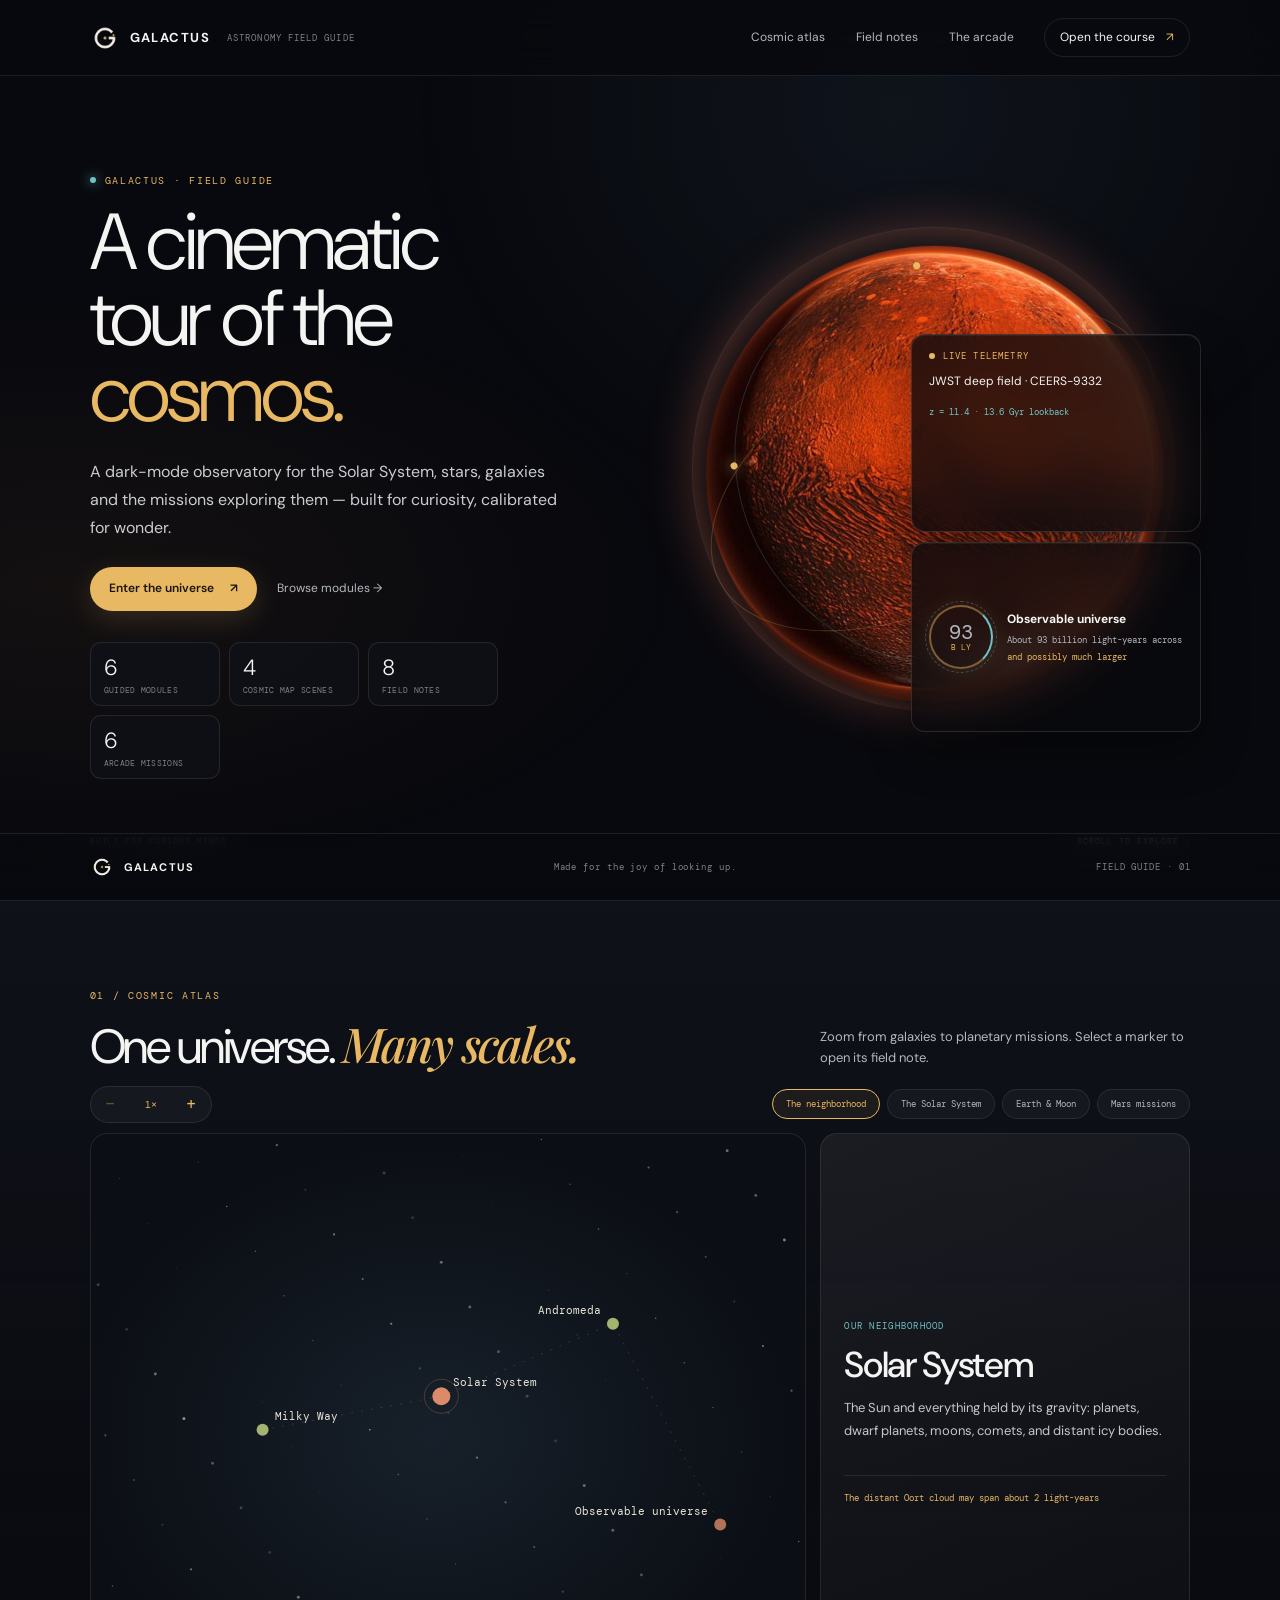
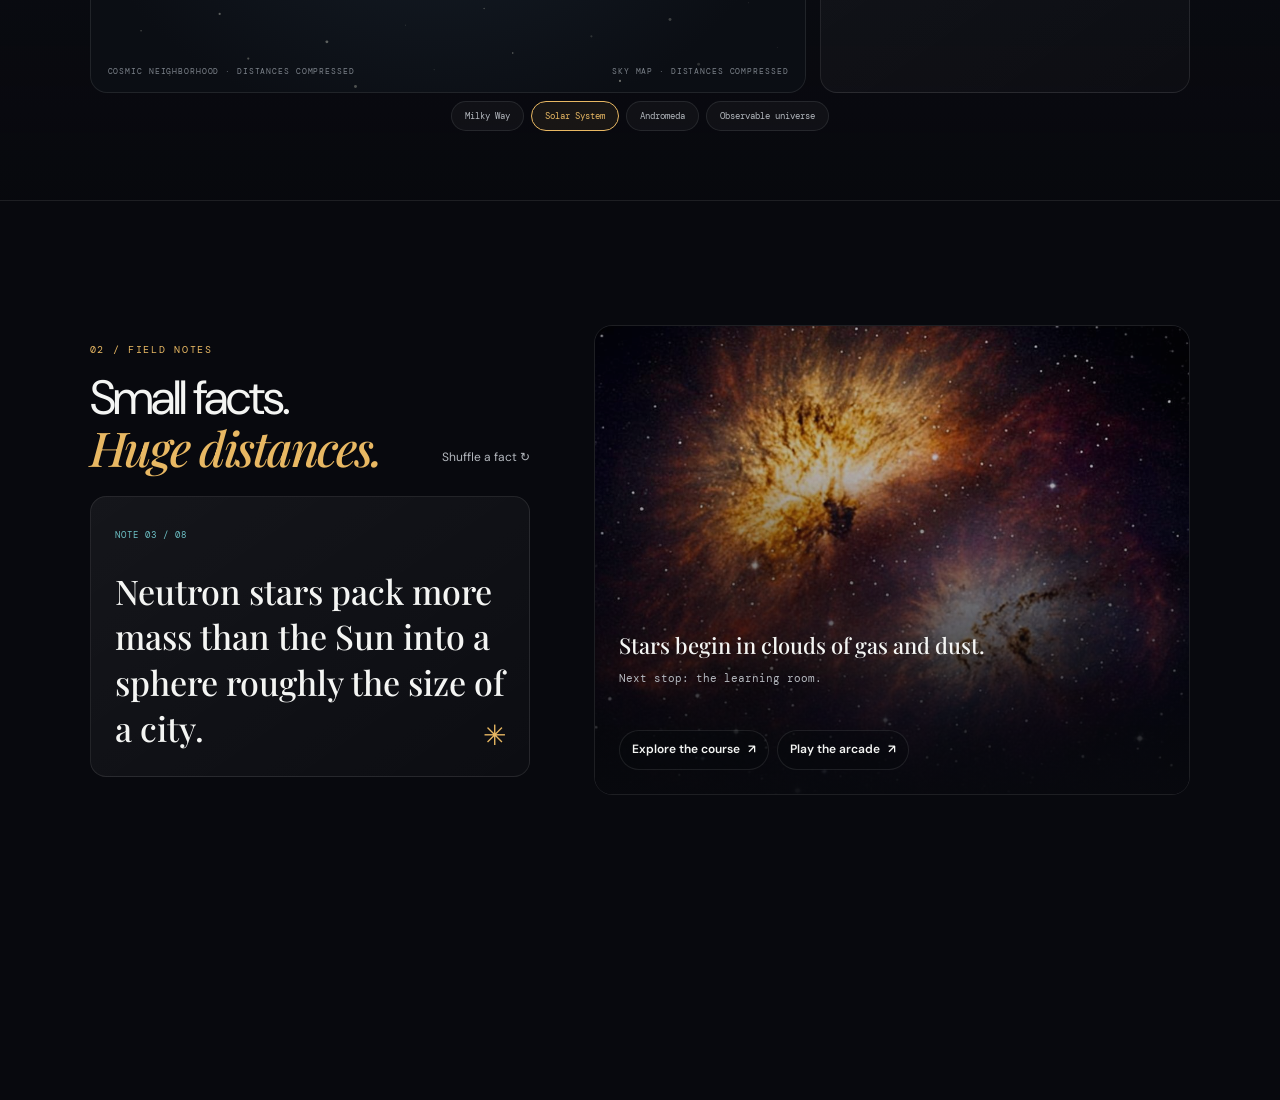
<file: index.html>
<!doctype html>
<html lang="en">
<head>
  <meta charset="utf-8"><meta name="viewport" content="width=device-width, initial-scale=1">
  <meta name="theme-color" content="#08090e">
  <meta name="description" content="A field guide to the universe: map cosmic scales, read field notes, and explore astronomy lessons.">
  <title>GALACTUS — Astronomy Field Guide</title>
  <link rel="stylesheet" href="css/base.css"><link rel="stylesheet" href="css/home.css"><link rel="stylesheet" href="css/motion.css"><link rel="stylesheet" href="css/consistency.css"><link rel="stylesheet" href="css/index-section-layout.css">
  <script type="module" src="js/home.js"></script>
</head>
<body>
  <header class="topbar">
    <a class="wordmark" href="#top"><img src="assets/galactus-mark.webp" alt="" width="30" height="30"><span>GALACTUS</span><small>ASTRONOMY FIELD GUIDE</small></a>
    <nav aria-label="Main navigation"><a href="#atlas">Cosmic atlas</a><a href="#field-notes">Field notes</a><a href="games.html">The arcade</a><a class="nav-pill" href="course.html">Open the course <span>↗</span></a></nav>
  </header>
  <main>
    <section class="hero view-section" id="top">
      <div class="hero-copy">
        <p class="eyebrow"><i></i> GALACTUS · FIELD GUIDE</p>
        <h1>A cinematic<br>tour of the<br><em>cosmos.</em></h1>
        <p class="lede">A dark-mode observatory for the Solar System, stars, galaxies and the missions exploring them — built for curiosity, calibrated for wonder.</p>
        <div class="hero-actions"><a class="button primary" href="#atlas">Enter the universe <span>↗</span></a><a class="text-link" href="course.html">Browse modules <span>→</span></a></div>
        <div class="hero-stats"><span><b>6</b> guided modules</span><span><b>4</b> cosmic map scenes</span><span><b>8</b> field notes</span><span><b>6</b> arcade missions</span></div>
      </div>
      <div class="hero-scene">
        <div class="orbit-path orbit-path-one"></div><div class="orbit-path orbit-path-two"></div>
        <div class="hero-planet" id="hero-planet"><div class="planet-halo"></div><img src="assets/visual-planet-mars.jpg" alt="Mars, the Red Planet"></div>
        <div class="hero-floats">
          <article class="float-card"><div class="float-head"><i></i> LIVE TELEMETRY</div><p>JWST deep field · CEERS-9332</p><span>z = 11.4 · 13.6 Gyr lookback</span></article>
          <article class="hero-gauge-wrap"><div class="mission-gauge"><span>93</span><small>B LY</small></div><div><b>Observable universe</b><span>About 93 billion light-years across</span><em>and possibly much larger</em></div></article>
        </div>
      </div>
      <div class="hero-foot"><span>BUILT FOR CURIOUS MINDS</span><a href="#atlas">SCROLL TO EXPLORE ↓</a></div>
    </section>
    <section class="atlas-section view-section" id="atlas">
      <div class="section-heading"><div><p class="eyebrow">01 / COSMIC ATLAS</p><h2>One universe. <em>Many scales.</em></h2></div><p>Zoom from galaxies to planetary missions. Select a marker to open its field note.</p></div>
      <div class="atlas-tools"><div class="zoom-controls" aria-label="Map zoom"><button id="zoom-out" type="button" aria-label="Zoom out">−</button><span id="zoom-level">1×</span><button id="zoom-in" type="button" aria-label="Zoom in">+</button></div><div class="scene-nav" id="scene-nav" aria-label="Map scales"></div></div>
      <div class="map-layout"><div class="universe"><canvas id="universe" aria-label="Interactive cosmic map. Select a labeled object or use the map scale buttons."></canvas><span class="map-caption" id="map-caption"></span><span class="map-coordinate">SKY MAP · DISTANCES COMPRESSED</span></div><aside class="object-card" id="object-card" aria-live="polite"></aside></div>
      <div class="landmark-list" id="landmarks" aria-label="Places and missions in this view"></div>
    </section>
    <section class="notes-section view-section" id="field-notes">
      <div class="notes-copy"><div class="section-heading"><div><p class="eyebrow">02 / FIELD NOTES</p><h2>Small facts.<br><em>Huge distances.</em></h2></div><button class="text-button" id="another-fact" type="button">Shuffle a fact ↻</button></div>
      <article class="fact-card"><span class="fact-index" id="fact-index">NOTE 01 / 08</span><p id="fact-text" aria-live="polite"></p><span class="fact-mark" aria-hidden="true">✳</span></article></div>
      <div class="notes-art"><img src="assets/visual-nebula.png" alt="A glowing nebula where stars are forming"><p>Stars begin in clouds of gas and dust.<br><span>Next stop: the learning room.</span></p><div class="notes-actions"><a class="button outline" href="course.html">Explore the course <span>↗</span></a><a class="button outline" href="games.html">Play the arcade <span>↗</span></a></div></div>
    </section>
  </main>
  <footer><a class="wordmark" href="#top"><img src="assets/galactus-mark.webp" alt="" width="24" height="24"><span>GALACTUS</span></a><span>Made for the joy of looking up.</span><span>FIELD GUIDE · 01</span></footer>
</body>
</html>
</file>
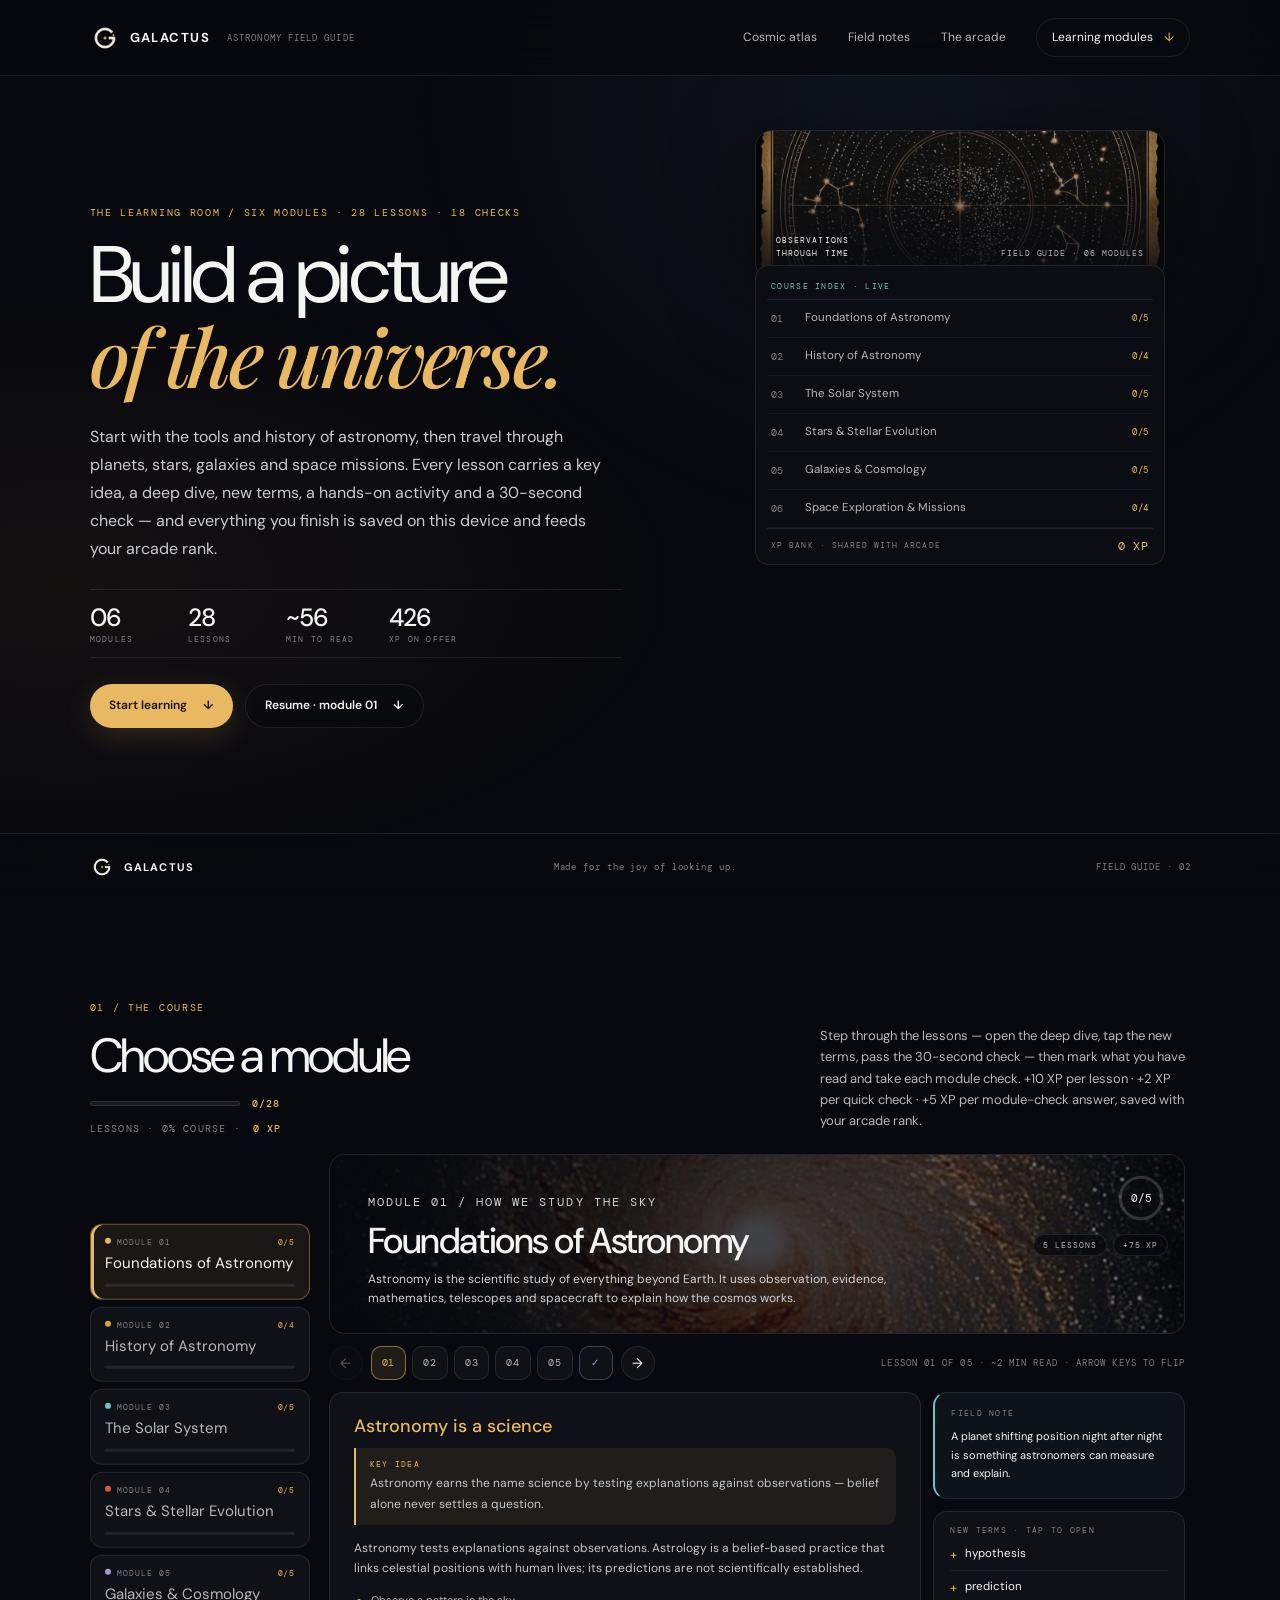
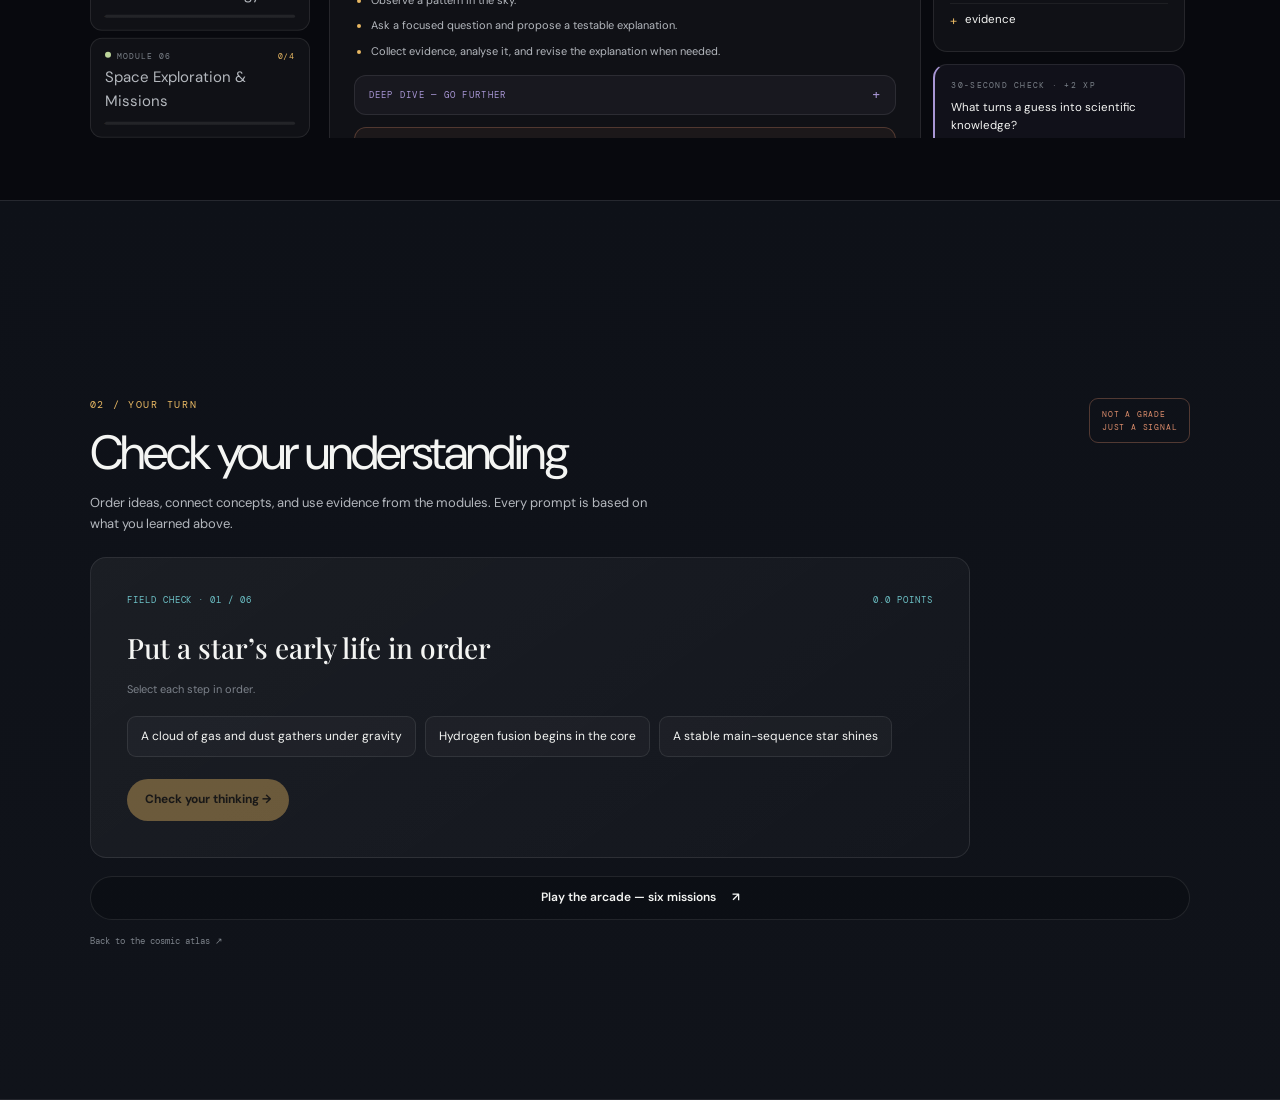
<file: course.html>
<!doctype html>
<html lang="en">
<head>
  <meta charset="utf-8"><meta name="viewport" content="width=device-width, initial-scale=1">
  <meta name="theme-color" content="#08090e"><title>Learning modules — GALACTUS</title>
  <link rel="stylesheet" href="css/base.css"><link rel="stylesheet" href="css/course.css"><link rel="stylesheet" href="css/course-part-2.css"><link rel="stylesheet" href="css/motion.css"><link rel="stylesheet" href="css/consistency.css">
  <script type="module" src="js/course.js"></script>
</head>
<body>
  <header class="topbar"><a class="wordmark" href="index.html"><img src="assets/galactus-mark.webp" alt="" width="30" height="30"><span>GALACTUS</span><small>ASTRONOMY FIELD GUIDE</small></a>
    <nav aria-label="Main navigation"><a href="index.html#atlas">Cosmic atlas</a><a href="index.html#field-notes">Field notes</a><a href="games.html">The arcade</a><a class="nav-pill" href="#lessons">Learning modules <span>↓</span></a></nav>
  </header>
  <main>
    <section class="course-intro view-section">
      <div class="course-copy"><p class="eyebrow">THE LEARNING ROOM / SIX MODULES · 28 LESSONS · 18 CHECKS</p><h1>Build a picture<br><em>of the universe.</em></h1><p class="lede">Start with the tools and history of astronomy, then travel through planets, stars, galaxies and space missions. Every lesson carries a key idea, a deep dive, new terms, a hands-on activity and a 30-second check — and everything you finish is saved on this device and feeds your arcade rank.</p><div class="hero-stats" id="hero-stats" aria-live="polite"></div><div class="course-actions"><a class="button primary" href="#lessons">Start learning <span>↓</span></a><a class="button outline" id="continue-btn" href="#lessons">Resume where you left off</a></div></div>
      <div class="course-side"><div class="course-cover"><img src="assets/visual-starmap.png" alt="A star map of the night sky"><div class="cover-shade"></div><span>OBSERVATIONS<br>THROUGH TIME</span><small>FIELD GUIDE · 06 MODULES</small></div><div class="course-index" id="course-index" aria-label="Course index, live progress"></div></div>
    </section>
    <section class="lessons view-section" id="lessons"><div class="section-heading"><div><p class="eyebrow">01 / THE COURSE</p><h2>Choose a module</h2><div class="course-progress" id="course-progress" aria-live="polite"></div></div><p>Step through the lessons — open the deep dive, tap the new terms, pass the 30-second check — then mark what you have read and take each module check. +10 XP per lesson · +2 XP per quick check · +5 XP per module-check answer, saved with your arcade rank.</p></div><div class="course-layout"><nav class="module-nav" id="module-nav" aria-label="Course modules"></nav><article class="module-content" id="module-content" aria-live="polite"></article></div></section>
    <section class="check-section view-section" id="check"><div class="check-inner"><div class="check-heading"><div><p class="eyebrow">02 / YOUR TURN</p><h2>Check your understanding</h2><p>Order ideas, connect concepts, and use evidence from the modules. Every prompt is based on what you learned above.</p></div><span class="check-badge">NOT A GRADE<br>JUST A SIGNAL</span></div><div id="activity" class="activity-card" aria-live="polite"></div><a class="button outline" href="games.html" style="margin-top:18px">Play the arcade — six missions <span>↗</span></a><a class="course-back" href="index.html#atlas">Back to the cosmic atlas ↗</a></div></section>
  </main>
  <footer><a class="wordmark" href="index.html"><img src="assets/galactus-mark.webp" alt="" width="24" height="24"><span>GALACTUS</span></a><span>Made for the joy of looking up.</span><span>FIELD GUIDE · 02</span></footer>
</body>
</html>
</file>
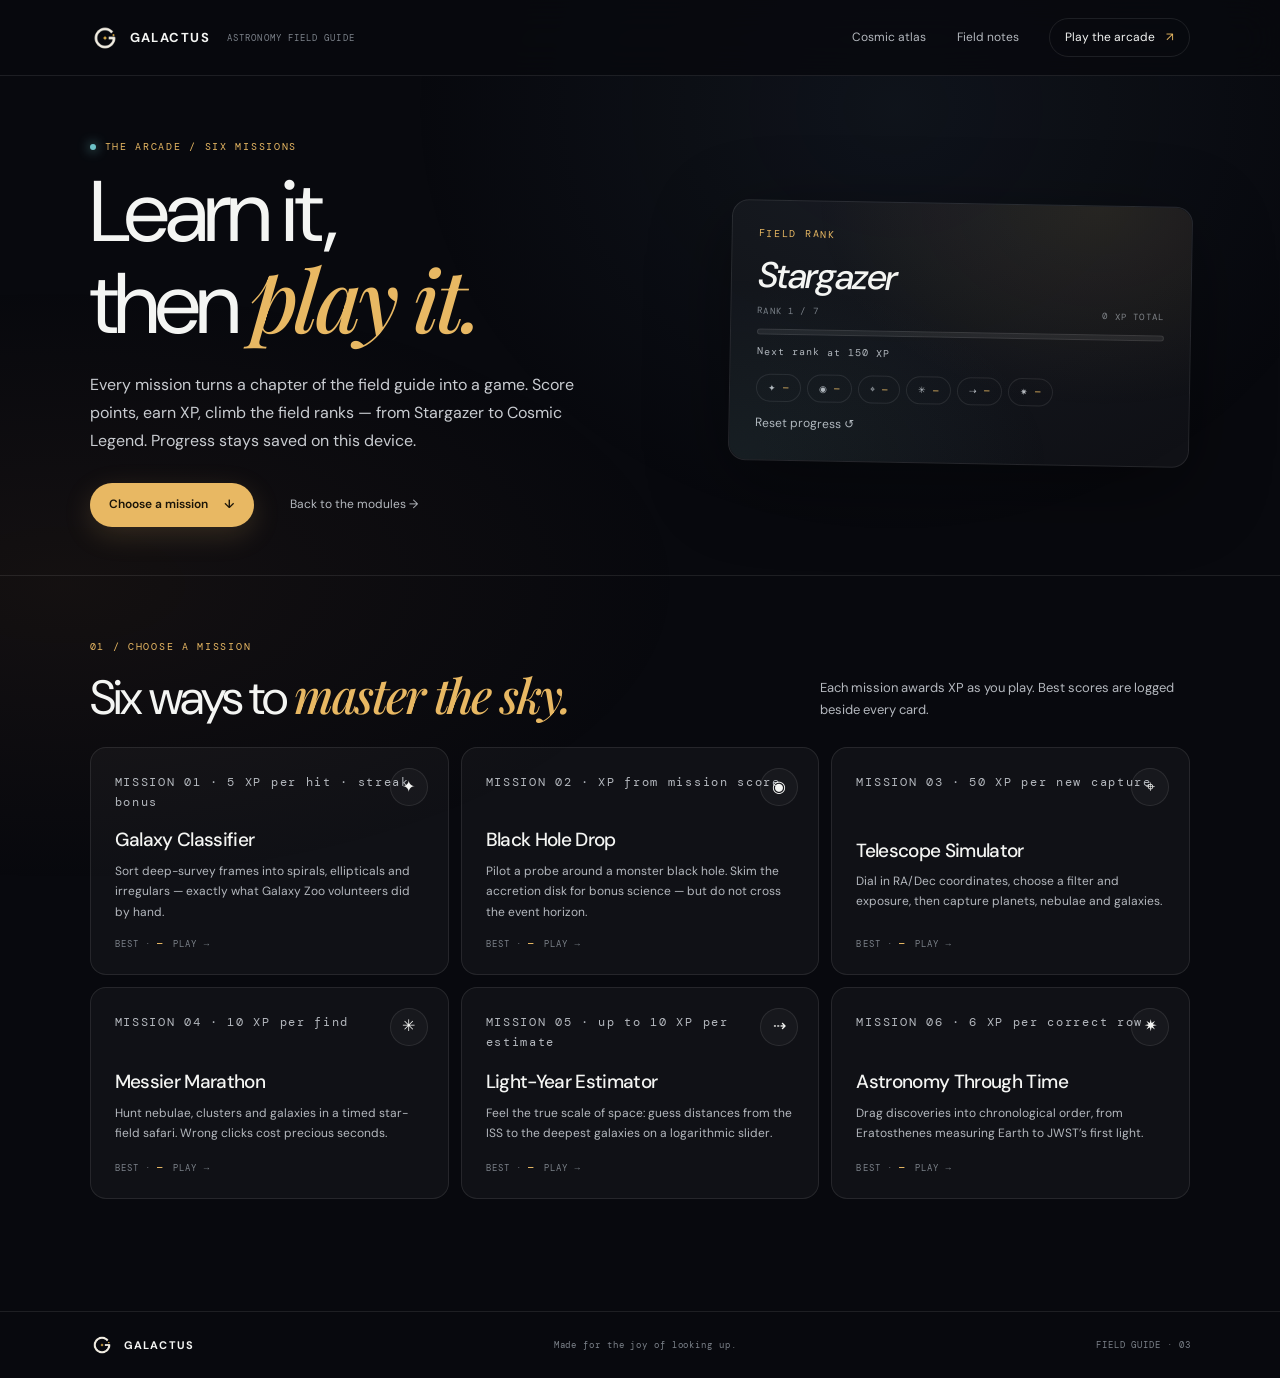
<file: games.html>
<!doctype html>
<html lang="en">
<head>
  <meta charset="utf-8"><meta name="viewport" content="width=device-width, initial-scale=1">
  <meta name="theme-color" content="#08090e">
  <meta name="description" content="Six arcade missions for the field guide: classify galaxies, fly a black hole, run a telescope, hunt Messier objects, and more.">
  <title>The arcade — GALACTUS</title>
  <link rel="stylesheet" href="css/base.css"><link rel="stylesheet" href="css/games.css"><link rel="stylesheet" href="css/games-part-2.css"><link rel="stylesheet" href="css/motion.css"><link rel="stylesheet" href="css/consistency.css"><link rel="stylesheet" href="css/games-controls.css">
  <script type="module" src="js/arcade.js"></script>
</head>
<body class="arcade-page">
  <header class="topbar"><a class="wordmark" href="index.html"><img src="assets/galactus-mark.webp" alt="" width="30" height="30"><span>GALACTUS</span><small>ASTRONOMY FIELD GUIDE</small></a>
    <nav aria-label="Main navigation"><a href="index.html#atlas">Cosmic atlas</a><a href="index.html#field-notes">Field notes</a><a class="nav-pill" href="#missions">Play the arcade <span>↗</span></a></nav>
  </header>
  <main>
    <section class="arcade-intro">
      <div class="arcade-copy">
        <p class="eyebrow"><i></i> THE ARCADE / SIX MISSIONS</p>
        <h1>Learn it,<br>then <em>play it.</em></h1>
        <p class="lede">Every mission turns a chapter of the field guide into a game. Score points, earn XP, climb the field ranks — from Stargazer to Cosmic Legend. Progress stays saved on this device.</p>
        <div class="hero-actions"><a class="button primary" href="#missions">Choose a mission <span>↓</span></a><a class="text-link" href="course.html">Back to the modules <span>→</span></a></div>
      </div>
      <aside class="rank-card" id="rank-card" aria-live="polite">
        <p class="eyebrow">FIELD RANK</p>
        <p class="rank-name"><em id="rank-name">Stargazer</em></p>
        <p class="rank-meta"><span id="rank-level">RANK 1 / 7</span><span id="rank-xp">0 XP TOTAL</span></p>
        <div class="xp-track" role="progressbar" aria-label="Progress to next rank" aria-valuemin="0" aria-valuemax="100" aria-valuenow="0" id="xp-track"><span id="xp-fill"></span></div>
        <p class="xp-next" id="xp-next">Next rank at 150 XP</p>
        <div class="rank-stats" id="rank-stats"></div>
        <button class="text-button" id="arcade-reset" type="button">Reset progress ↺</button>
      </aside>
    </section>
    <section class="arcade-missions" id="missions">
      <div class="section-heading"><div><p class="eyebrow">01 / CHOOSE A MISSION</p><h2>Six ways to <em>master the sky.</em></h2></div><p>Each mission awards XP as you play. Best scores are logged beside every card.</p></div>
      <div class="mission-grid" id="mission-grid"></div>
    </section>
    <section class="arcade-stage-wrap" id="play" hidden>
      <div class="stage-heading">
        <button class="text-button" id="stage-back" type="button">← All missions</button>
        <div class="stage-title"><p class="eyebrow" id="stage-eyebrow">MISSION 01</p><h2 id="stage-name">Mission</h2><p id="stage-tagline"></p></div>
        <span class="stage-best" id="stage-best"></span>
      </div>
      <div class="stage" id="stage" aria-live="polite"></div>
    </section>
  </main>
  <footer><a class="wordmark" href="index.html"><img src="assets/galactus-mark.webp" alt="" width="24" height="24"><span>GALACTUS</span></a><span>Made for the joy of looking up.</span><span>FIELD GUIDE · 03</span></footer>
  <div class="signal-root" id="signal-root" aria-live="polite"></div>
</body>
</html>
</file>
<file: css/base.css>
@import url('https://fonts.googleapis.com/css2?family=DM+Mono:wght@400;500&family=DM+Sans:wght@400;500;600;700&family=Playfair+Display:ital,wght@0,500;0,600;1,500;1,600&display=swap');
:root { --night:#08090e; --night-2:#0d0f15; --panel:#11141c; --glass:rgba(255,255,255,.035); --ink:#f4f5f3; --muted:#b4b8be; --dim:#7c828a; --line:rgba(255,255,255,.09); --amber:#e8b863; --cyan:#6ec3c8; --ember:#d85a3c; --rust:#d98b6a; --violet:#a896d4; --sage:#bcd49a; --sans:'DM Sans',sans-serif; --serif:'Playfair Display',Georgia,serif; --mono:'DM Mono',monospace; --ease:cubic-bezier(.22,1,.36,1); --space-1:4px; --space-2:8px; --space-3:12px; --space-4:16px; --space-5:24px; --space-6:32px; --space-7:48px; --space-8:64px; --page-gutter:clamp(20px,7vw,100px); --content-width:1320px; }
* { box-sizing:border-box; }
html { scroll-behavior:smooth; scroll-padding-top:88px; }
body { color-scheme:dark; margin:0; background:var(--night); color:var(--ink); font:400 15px/1.65 var(--sans); -webkit-font-smoothing:antialiased; }
body::before { content:''; position:fixed; inset:0; z-index:-1; pointer-events:none; background:radial-gradient(ellipse at 70% 12%,rgba(55,77,98,.16),transparent 38%),radial-gradient(ellipse at 5% 65%,rgba(145,93,53,.09),transparent 36%); }
::selection { background:var(--amber); color:#1a1408; }
a { color:inherit; }
button { font:inherit; color:inherit; }
:focus-visible { outline:2px solid var(--amber); outline-offset:4px; }
.topbar { min-height:76px; padding:12px clamp(20px,6vw,88px); display:flex; align-items:center; justify-content:space-between; gap:24px; border-bottom:1px solid var(--line); position:sticky; top:0; z-index:5; background:rgba(8,9,14,.82); backdrop-filter:blur(18px); }
.wordmark { display:inline-flex; align-items:center; gap:10px; text-decoration:none; font-weight:700; letter-spacing:.11em; font-size:13px; }
.wordmark img { object-fit:contain; }
.wordmark small { margin-left:7px; color:var(--dim); font:9px var(--mono); letter-spacing:.12em; }
.topbar nav { display:flex; align-items:center; gap:clamp(16px,3vw,38px); font-size:12px; }
.topbar nav a { text-decoration:none; color:var(--muted); transition:color .2s; }
.topbar nav a:hover { color:var(--ink); }
.topbar nav .nav-pill { padding:9px 15px; border:1px solid var(--line); border-radius:999px; color:var(--ink); }
.nav-pill span { color:var(--amber); margin-left:8px; }
.eyebrow { display:flex; align-items:center; gap:9px; color:var(--amber); margin:0 0 17px; font:10px var(--mono); letter-spacing:.17em; text-transform:uppercase; }
.eyebrow i { width:6px; height:6px; border-radius:50%; background:var(--cyan); box-shadow:0 0 12px var(--cyan); }
h1,h2,h3,p { margin-top:0; }
h1,h2 { font-family:var(--sans); font-weight:400; letter-spacing:-.045em; }
h1 { font-size:clamp(48px,7vw,86px); line-height:.99; margin-bottom:22px; }
h1 em,h2 em { color:var(--amber); font-family:var(--serif); font-weight:500; }
h2 { font-size:clamp(30px,4.2vw,48px); line-height:1.04; margin-bottom:0; }
.lede { max-width:530px; color:#c9ccd1; font-size:16px; line-height:1.75; margin-bottom:28px; }
.button { display:inline-flex; align-items:center; justify-content:center; gap:16px; min-height:44px; padding:11px 19px; border-radius:999px; text-decoration:none; font-size:12px; font-weight:600; transition:transform .2s var(--ease),filter .2s; }
.button:hover { transform:translateY(-2px); filter:brightness(1.08); }
.button.primary { background:var(--amber); color:#1a1408; box-shadow:0 8px 28px rgba(232,184,99,.17); }
.button.outline { border:1px solid var(--line); color:var(--ink); background:rgba(8,9,14,.34); }
.text-link,.text-button { color:var(--muted); text-decoration:none; background:none; border:0; padding:8px 0; cursor:pointer; font-size:12px; }
.text-link:hover,.text-button:hover { color:var(--amber); }
.section-heading { display:flex; justify-content:space-between; align-items:flex-end; gap:28px; margin-bottom:34px; }
.section-heading>p { max-width:370px; color:var(--muted); font-size:13px; margin:0 0 3px; }
footer { display:flex; align-items:center; justify-content:space-between; gap:16px; padding:21px clamp(20px,6vw,88px); border-top:1px solid var(--line); color:var(--dim); font:9px var(--mono); letter-spacing:.1em; }
footer .wordmark { color:var(--ink); font:700 11px var(--sans); }
@media(max-width:680px) { .topbar { min-height:66px; padding:10px 18px; } .wordmark small { display:none; } .topbar nav { gap:13px; font-size:10px; } .topbar nav a:nth-child(2) { display:none; } .section-heading { align-items:flex-start; flex-direction:column; gap:13px; } footer { flex-wrap:wrap; font-size:8px; } }
:root { --header-height:76px; }
html { scroll-padding-top:var(--header-height); scroll-snap-type:y mandatory; }
body { scroll-snap-type:y mandatory; }
.topbar { position:fixed; inset:0 0 auto; height:var(--header-height); }
footer { position:fixed; z-index:5; inset:auto 0 0; min-height:48px; background:linear-gradient(0deg,rgba(8,9,14,.96),rgba(8,9,14,.6)); backdrop-filter:blur(12px); }
.view-section { height:100vh; height:100svh; min-height:0; scroll-snap-align:start; scroll-snap-stop:always; overflow:hidden; }
.view-section.is-entered .section-heading,.view-section.is-entered .hero-copy,.view-section.is-entered .hero-art,.view-section.is-entered .hero-floats,.view-section.is-entered .map-layout,.view-section.is-entered .timeline,.view-section.is-entered .fact-card,.view-section.is-entered .notes-art,.view-section.is-entered .course-layout,.view-section.is-entered .check-heading,.view-section.is-entered .activity-card { animation:rise-in .6s var(--ease) both; }
@keyframes rise-in { from { opacity:0; transform:translateY(16px); } to { opacity:1; transform:translateY(0); } }
@keyframes planet-drift { 0%,100% { transform:translateY(-50%) rotate(-2deg); } 50% { transform:translateY(calc(-50% - 9px)) rotate(1deg); } }
@keyframes halo-breathe { 0%,100% { opacity:.55; transform:scale(.96); } 50% { opacity:.9; transform:scale(1.04); } }
@keyframes telemetry-pulse { 0%,100% { opacity:.55; box-shadow:0 0 5px var(--amber); } 50% { opacity:1; box-shadow:0 0 13px var(--amber); } }
@keyframes spin-slow { to { transform:rotate(360deg); } }
@media(max-width:680px) { :root { --header-height:64px; } .topbar { height:var(--header-height); } footer { min-height:42px; } }
</file>
<file: css/home.css>
.hero { display:grid; grid-template-columns:minmax(0,1.05fr) minmax(320px,.95fr); align-items:center; gap:clamp(35px,7vw,100px); max-width:1440px; min-height:610px; margin:auto; padding:82px clamp(22px,8vw,112px) 86px; }
.hero-copy { position:relative; z-index:1; }
.hero-copy h1 { margin-bottom:26px; }
.hero-actions { display:flex; align-items:center; gap:24px; flex-wrap:wrap; }
.hero-stats { display:flex; flex-wrap:wrap; gap:25px; margin-top:64px; padding-top:19px; border-top:1px solid var(--line); }
.hero-stats span { display:flex; flex-direction:column; gap:3px; color:var(--dim); font:9px var(--mono); letter-spacing:.04em; }
.hero-stats b { color:var(--ink); font:500 19px var(--sans); letter-spacing:-.04em; }
.hero-art { position:relative; height:min(46vw,490px); min-height:335px; border:1px solid var(--line); border-radius:18px; overflow:hidden; background:#10131b; box-shadow:0 22px 80px #0008; transform:rotate(1deg); }
.hero-art img { width:100%; height:100%; object-fit:cover; opacity:.77; }
.art-shade { position:absolute; inset:0; background:linear-gradient(0deg,rgba(5,7,12,.92),transparent 65%),linear-gradient(90deg,rgba(10,12,20,.28),transparent); }
.art-label { position:absolute; left:23px; bottom:22px; color:var(--ink); font:12px var(--mono); letter-spacing:.12em; }
.art-label small { display:block; color:var(--muted); font-size:8px; margin-top:7px; }
.art-coordinate { position:absolute; top:18px; right:18px; padding:7px 10px; color:var(--ink); border:1px solid #ffffff30; border-radius:999px; background:#08090e66; font:8px var(--mono); letter-spacing:.1em; }
.atlas-section,.notes-section { padding:90px clamp(22px,8vw,112px); border-top:1px solid var(--line); }
.atlas-section { padding-top:58px; background:linear-gradient(180deg,rgba(18,21,29,.75),rgba(8,9,14,.3)); }
.atlas-section>.section-heading { max-width:1280px; margin:0 auto 22px; }
.atlas-tools { max-width:1280px; display:flex; justify-content:space-between; align-items:center; gap:20px; margin:0 auto 14px; }
.zoom-controls { display:flex; align-items:center; border:1px solid var(--line); border-radius:999px; color:var(--amber); background:var(--glass); font:10px var(--mono); overflow:hidden; }
.zoom-controls button { width:39px; height:35px; border:0; background:transparent; color:inherit; font-size:17px; cursor:pointer; }
.zoom-controls button:hover:not(:disabled) { background:rgba(232,184,99,.14); }
.zoom-controls button:disabled { opacity:.35; cursor:default; }
.zoom-controls span { min-width:42px; text-align:center; }
.scene-nav { display:flex; justify-content:flex-end; flex-wrap:wrap; gap:7px; }
.scene-nav button,.landmark-list button { border:1px solid var(--line); border-radius:999px; background:var(--glass); padding:8px 13px; color:var(--muted); font:9px var(--mono); cursor:pointer; transition:.2s; }
.scene-nav button:hover,.scene-nav button[aria-pressed=true],.landmark-list button:hover,.landmark-list button[aria-pressed=true] { border-color:var(--amber); color:var(--amber); background:rgba(232,184,99,.07); }
.map-layout { max-width:1280px; margin:auto; display:grid; grid-template-columns:minmax(0,1.55fr) minmax(260px,.8fr); gap:14px; }
.universe { position:relative; min-height:420px; overflow:hidden; border:1px solid var(--line); border-radius:17px; background:radial-gradient(ellipse at 48% 54%,#17202a 0,#0b0e14 70%); }
.universe canvas { width:100%; height:100%; min-height:420px; cursor:crosshair; }
.map-caption,.map-coordinate { position:absolute; bottom:16px; color:var(--dim); pointer-events:none; font:8px var(--mono); letter-spacing:.11em; }
.map-caption { left:17px; }
.map-coordinate { right:17px; }
.object-card { display:flex; flex-direction:column; justify-content:center; min-height:420px; padding:28px; border:1px solid var(--line); border-radius:17px; background:linear-gradient(145deg,rgba(255,255,255,.055),rgba(255,255,255,.018)); backdrop-filter:blur(16px); }
.object-card .object-number { color:var(--cyan); font:9px var(--mono); letter-spacing:.14em; }
.object-card h3 { margin:13px 0; font:500 clamp(26px,3vw,36px)/1.1 var(--sans); letter-spacing:-.04em; }
.object-card p { color:#c4c8cd; font-size:13px; line-height:1.75; }
.object-card .distance { margin-top:19px; padding-top:15px; border-top:1px solid var(--line); color:var(--amber); font:9px/1.7 var(--mono); }
.landmark-list { max-width:1280px; display:flex; flex-wrap:wrap; gap:7px; margin:13px auto 64px; }
.timeline { max-width:1280px; margin:auto; padding-top:25px; border-top:1px solid var(--line); }
.timeline-title { display:flex; align-items:baseline; justify-content:space-between; gap:18px; }
.timeline-title>p:last-child { color:var(--dim); font-size:11px; }
.timeline-track { display:grid; grid-template-columns:repeat(4,minmax(0,1fr)); gap:11px; }
.time-point { min-height:98px; padding:13px 15px; border:1px solid var(--line); border-radius:12px; background:var(--glass); }
.time-point strong { display:block; margin-bottom:8px; color:var(--amber); font:9px var(--mono); letter-spacing:.07em; }
.time-point span { color:#c4c8cd; font-size:11px; line-height:1.55; }
.notes-section { display:grid; grid-template-columns:minmax(0,.85fr) minmax(0,1.15fr); column-gap:clamp(35px,8vw,110px); align-items:center; }
.notes-section>.section-heading { grid-column:1; grid-row:1; align-self:end; margin:0 0 22px; }
.notes-section>.section-heading .text-button { color:var(--amber); }
.fact-card { position:relative; grid-column:1; grid-row:2; min-height:225px; padding:34px 30px; border:1px solid var(--line); border-radius:16px; background:linear-gradient(145deg,rgba(255,255,255,.055),rgba(255,255,255,.018)); }
.fact-index { color:var(--cyan); font:9px var(--mono); letter-spacing:.12em; }
.fact-card p { max-width:480px; margin:23px 0 0; font:500 clamp(22px,3vw,34px)/1.35 var(--serif); }
.fact-mark { position:absolute; right:23px; bottom:17px; color:var(--amber); font-size:28px; }
.notes-art { position:relative; grid-column:2; grid-row:1 / span 2; min-height:450px; border:1px solid var(--line); border-radius:18px; overflow:hidden; }
.notes-art img { width:100%; height:100%; min-height:450px; object-fit:cover; opacity:.72; }
.notes-art::after { position:absolute; content:''; inset:0; background:linear-gradient(0deg,#08090ef2,transparent 72%); }
.notes-art p,.notes-art .button { position:absolute; z-index:1; left:25px; }
.notes-art p { bottom:72px; font:500 22px/1.3 var(--serif); }
.notes-art p span { color:var(--muted); font:11px var(--mono); }
.notes-art .button { bottom:22px; }
@media(max-width:900px) { .hero { gap:35px; padding-top:65px; } .notes-section { grid-template-columns:1fr 1fr; column-gap:20px; } .timeline-track { grid-template-columns:repeat(2,minmax(0,1fr)); } }
@media(max-width:680px) { .hero { grid-template-columns:1fr; padding-top:60px; gap:30px; } .hero-art { height:340px; transform:none; } .hero-stats { margin-top:38px; gap:17px; } .atlas-section,.notes-section { padding:48px 20px 64px; } .atlas-tools { align-items:flex-start; flex-direction:column; } .scene-nav { justify-content:flex-start; } .map-layout { grid-template-columns:1fr; } .universe,.universe canvas { min-height:355px; } .object-card { min-height:250px; } .landmark-list { margin-bottom:45px; } .timeline-title { align-items:flex-start; flex-direction:column; gap:0; } .notes-section { display:flex; flex-direction:column; align-items:stretch; gap:18px; } .notes-art { min-height:340px; } .notes-art img { min-height:340px; } }
/* Keep the complete atlas scan compact while leaving detail cards readable. */
.atlas-section { padding-top:46px; padding-bottom:54px; }
.atlas-section>.section-heading { margin-bottom:17px; }
.atlas-tools { margin-bottom:10px; }
.universe,.universe canvas { min-height:300px; }
.object-card { min-height:300px; padding:23px; }
.landmark-list { margin:10px auto 30px; }
.timeline { padding-top:17px; }
.timeline-track { grid-auto-flow:column; grid-auto-columns:minmax(175px,1fr); grid-template-columns:none; grid-template-rows:1fr; overflow-x:auto; padding-bottom:8px; scrollbar-color:var(--dim) transparent; }
.time-point { min-height:88px; }
@media(max-width:680px) {
  .atlas-section { padding:38px 20px 46px; }
  .universe,.universe canvas { min-height:285px; }
  .object-card { min-height:205px; }
  .landmark-list { margin-bottom:24px; }
  .timeline-track { grid-auto-columns:165px; }
}
/* A definite canvas box prevents ResizeObserver from feeding back into layout height. */
.universe { height:clamp(285px,30vw,360px); min-height:0; }
.universe canvas { height:100%; min-height:0; }
.object-card { height:clamp(285px,30vw,360px); min-height:0; }
@media(max-width:680px) {
  .universe { height:285px; min-height:0; }
  .universe canvas { height:100%; min-height:0; }
  .object-card { height:auto; min-height:205px; }
}
/* Full-screen observatory sections and the parallax planet hero. */
.hero { position:relative; display:block; height:100vh; height:100svh; min-height:0; padding:clamp(112px,16vh,155px) clamp(22px,8vw,112px) 78px; overflow:hidden; }
.hero-copy { max-width:590px; padding-top:15px; }
.hero-copy h1 { font-size:clamp(48px,7vw,88px); line-height:.96; font-weight:300; letter-spacing:-.04em; }
.hero-copy h1 em { color:var(--amber); font-family:var(--sans); font-style:normal; font-weight:300; }
.hero-copy .lede { max-width:470px; margin:0 0 25px; }
.hero-actions { display:flex; align-items:center; gap:20px; flex-wrap:wrap; margin-bottom:31px; }
.hero-stats { display:flex; flex-wrap:wrap; gap:9px; max-width:540px; margin:0; padding:0; border:0; }
.hero-stats span { min-width:130px; padding:10px 13px; border:1px solid var(--line); border-radius:11px; background:rgba(15,18,24,.68); color:var(--dim); font:8px var(--mono); text-transform:uppercase; }
.hero-stats b { color:var(--ink); font:300 22px var(--sans); }
.hero-planet { position:absolute; width:clamp(450px,57vw,790px); aspect-ratio:1; top:51%; right:-14%; transform:translateY(-50%); z-index:0; pointer-events:none; animation:planet-drift 18s ease-in-out infinite; }
.hero-planet img { width:100%; height:100%; object-fit:contain; filter:drop-shadow(0 0 62px rgba(216,90,60,.55)) drop-shadow(0 0 150px rgba(216,90,60,.24)); }
.planet-halo { position:absolute; inset:-17%; border-radius:50%; background:radial-gradient(circle at 55% 45%,rgba(216,90,60,.24),transparent 61%),radial-gradient(circle at 68% 27%,rgba(232,184,99,.13),transparent 51%); animation:halo-breathe 8s ease-in-out infinite; }
.hero-floats { position:absolute; z-index:2; right:clamp(22px,7vw,98px); top:clamp(125px,19vh,180px); display:grid; gap:12px; width:min(300px,29vw); }
.float-card,.hero-gauge-wrap { padding:15px 17px; border:1px solid #ffffff20; border-radius:14px; background:rgba(8,9,14,.78); backdrop-filter:blur(15px); box-shadow:inset 0 1px #ffffff0d,0 18px 45px #0006; }
.float-head { display:flex; align-items:center; gap:8px; color:var(--amber); font:9px var(--mono); letter-spacing:.13em; }
.float-head i { width:6px; height:6px; border-radius:50%; background:var(--amber); animation:telemetry-pulse 1.8s ease-in-out infinite; }
.float-card p { margin:10px 0 6px; font-size:12px; }
.float-card>span { color:var(--cyan); font:9px var(--mono); }
.hero-gauge-wrap { display:flex; align-items:center; gap:14px; }
.hero-gauge-wrap>div:last-child { display:grid; gap:4px; }
.hero-gauge-wrap b { font-size:12px; }
.hero-gauge-wrap span,.hero-gauge-wrap em { color:var(--muted); font:9px/1.5 var(--mono); font-style:normal; }
.hero-gauge-wrap em { color:var(--amber); }
.mission-gauge { position:relative; width:64px; height:64px; flex:none; border:2px solid #e8b86377; border-right-color:var(--cyan); border-radius:50%; display:grid; place-content:center; text-align:center; box-shadow:0 0 22px #e8b86320; }
.mission-gauge::after { content:''; position:absolute; inset:-6px; border:1px dashed #6ec3c855; border-radius:50%; animation:spin-slow 28s linear infinite; }
.mission-gauge span { font-size:20px; line-height:1; }
.mission-gauge small { color:var(--amber); font:8px var(--mono); }
.hero-foot { position:absolute; z-index:2; left:clamp(22px,8vw,112px); right:clamp(22px,8vw,112px); bottom:59px; display:flex; justify-content:space-between; color:var(--dim); font:8px var(--mono); letter-spacing:.12em; }
.hero-foot a { color:var(--muted); text-decoration:none; }
.hero-foot a:hover { color:var(--amber); }
.atlas-section { height:100vh; height:100svh; display:flex; flex-direction:column; justify-content:flex-start; padding:88px clamp(22px,8vw,112px) 58px; }
.atlas-section>.section-heading { width:100%; flex:none; margin-bottom:14px; }
.atlas-tools { width:100%; flex:none; margin-bottom:10px; }
.map-layout { width:100%; flex:1; min-height:170px; max-height:none; }
.universe { height:100%; min-height:0; }
.universe canvas { height:100%; min-height:0; }
.object-card { height:100%; min-height:0; }
.landmark-list { flex:none; max-height:46px; overflow:auto; margin:8px auto 11px; }
.timeline { width:100%; flex:none; padding-top:12px; }
.timeline-title { align-items:center; }
.timeline-title .eyebrow { margin-bottom:7px; }
.timeline-title>p:last-child { margin:0; }
.timeline-track { grid-auto-columns:170px; padding:0 0 5px; }
.time-point { min-height:74px; padding:9px 11px; }
.time-point strong { margin-bottom:5px; font-size:8px; }
.time-point span { font-size:9px; }
.notes-section { height:100vh; height:100svh; padding:90px clamp(22px,8vw,112px) 70px; }
.notes-art { min-height:0; height:100%; max-height:470px; }
.notes-art img { min-height:0; height:100%; }
@media(max-width:900px) { .hero-planet { right:-30%; opacity:.78; } .hero-floats { right:24px; width:260px; } .hero-copy { max-width:62%; } .notes-art { max-height:400px; } }
@media(max-width:680px) { .hero { padding:93px 20px 61px; } .hero-copy { max-width:100%; padding-top:8px; } .hero-copy h1 { font-size:clamp(43px,13vw,62px); } .hero-copy .lede { max-width:390px; font-size:13px; line-height:1.55; } .hero-actions { gap:13px; margin-bottom:19px; } .hero-stats { display:none; } .hero-stats span { min-width:0; flex:1; padding:8px; font-size:7px; } .hero-stats b { font-size:17px; } .hero-planet { width:100vw; right:-27%; top:43%; opacity:.46; } .hero-floats { top:auto; right:20px; bottom:94px; width:min(270px,75vw); gap:8px; } .float-card,.hero-gauge-wrap { padding:10px 12px; } .float-card p { margin:6px 0 3px; font-size:10px; } .hero-foot { left:20px; right:20px; bottom:58px; font-size:7px; } .atlas-section { padding:77px 18px 52px; } .atlas-section>.section-heading { gap:8px; margin-bottom:8px; } .atlas-section>.section-heading h2 { font-size:29px; } .atlas-section>.section-heading>p { font-size:10px; line-height:1.4; } .atlas-tools { flex-direction:row; align-items:center; gap:8px; } .scene-nav { flex-wrap:nowrap; max-width:calc(100% - 118px); overflow:auto; justify-content:flex-start; } .scene-nav button { flex:none; padding:7px 9px; font-size:8px; } .map-layout { grid-template-columns:1fr; grid-template-rows:minmax(0,1fr) auto; gap:7px; } .universe { min-height:0; } .universe canvas { min-height:0; } .object-card { height:auto; min-height:96px; padding:9px 12px; } .object-card .object-number { font-size:7px; } .object-card h3 { margin:4px 0; font-size:17px; } .object-card p { margin:0; font-size:9px; line-height:1.35; display:-webkit-box; -webkit-line-clamp:2; -webkit-box-orient:vertical; overflow:hidden; } .object-card .distance { display:none; } .landmark-list { flex-wrap:nowrap; max-height:38px; margin:6px 0 7px; } .landmark-list button { flex:none; padding:6px 9px; font-size:8px; } .timeline { padding-top:8px; } .timeline-title>p:last-child { display:none; } .timeline-title .eyebrow { font-size:8px; margin-bottom:5px; } .timeline-track { grid-auto-columns:135px; } .time-point { min-height:58px; padding:6px 8px; } .time-point strong { font-size:7px; } .time-point span { font-size:8px; } .notes-section { padding:82px 20px 55px; grid-template-columns:1fr 1fr; gap:12px; } .notes-section>.section-heading { margin-bottom:0; } .fact-card { min-height:0; height:100%; padding:23px 17px; } .fact-card p { font-size:clamp(19px,5vw,27px); margin-top:17px; } .fact-index { font-size:7px; } .notes-art { max-height:none; } .notes-art p { left:14px; bottom:62px; font-size:17px; } .notes-art .button { left:14px; bottom:14px; font-size:9px; padding:8px 11px; } }
@media(max-height:700px) and (min-width:681px) { .hero { padding-top:92px; padding-bottom:66px; } .hero-copy h1 { font-size:clamp(43px,6vw,68px); } .hero-stats { margin-top:18px; } .hero-floats { top:100px; } .atlas-section { padding-top:79px; padding-bottom:51px; } .map-layout { min-height:140px; } .notes-section { padding-top:80px; padding-bottom:60px; } }
</file>
<file: css/motion.css>
/* Final layout layer: keeps each observatory stop inside the viewport. */
html { scroll-snap-type:y proximity; scroll-behavior:smooth; scroll-padding-top:var(--header-height); }
body { width:100%; min-width:0; overflow-x:clip; scroll-snap-type:none; }
main { width:100%; min-width:0; }
.view-section { box-sizing:border-box; width:100%; min-width:100%; max-width:none; margin:0; scroll-snap-stop:normal; }
.hero { display:grid; grid-template-columns:minmax(0,1.02fr) minmax(0,.98fr); grid-template-rows:minmax(0,1fr); align-items:center; gap:clamp(20px,4vw,70px); width:100%; max-width:none; margin:0; height:100vh; height:100svh; padding:calc(var(--header-height) + 28px) clamp(24px,7vw,100px) 66px; }
.atlas-section,.notes-section,.lessons,.check-section { width:100%; max-width:none; margin:0; }
.hero-copy { grid-column:1; grid-row:1; width:100%; max-width:590px; z-index:2; }
.hero-copy h1 { font-size:clamp(46px,6.2vw,82px); }
.hero-scene { grid-column:2; grid-row:1; position:relative; width:100%; height:min(68svh,620px); min-width:0; isolation:isolate; }
.hero-planet { position:absolute; z-index:1; left:50%; top:50%; width:min(100%,590px); aspect-ratio:1; translate:0 0; transform:translate3d(calc(-50% + var(--parallax-x,0px)),calc(-50% + var(--parallax-y,0px)),0); transition:transform .5s var(--ease); animation:planet-float 6s ease-in-out infinite; }
.hero-planet img { position:relative; z-index:1; display:block; width:100%; height:100%; object-fit:cover; object-position:center; border-radius:50%; clip-path:circle(44.4% at 50.3% 51%); mix-blend-mode:screen; animation:planet-turn 45s linear infinite,planet-breathe 5s ease-in-out infinite alternate; }
.orbit-path { position:absolute; z-index:2; left:50%; top:50%; width:94%; height:43%; border:1px solid #e8b86338; border-radius:50%; pointer-events:none; }
.orbit-path-one { transform:translate(-50%,-50%) rotate(-28deg); animation:orbit-spin-one 24s linear infinite; }
.orbit-path-two { width:80%; height:62%; border-color:#6ec3c832; transform:translate(-50%,-50%) rotate(42deg); animation:orbit-spin-two 32s linear infinite; }
.orbit-path::after { content:""; position:absolute; left:13%; top:12%; width:7px; height:7px; border-radius:50%; background:var(--amber); box-shadow:0 0 14px var(--amber); }
.planet-halo { position:absolute; z-index:0; inset:3%; border:1px solid #ffffff16; border-radius:50%; background:radial-gradient(circle,transparent 61%,#ef80552c 74%,transparent 76%); box-shadow:0 0 48px #ed755547,inset 0 0 34px #ed75552a; animation:halo-breathe 3.8s ease-in-out infinite; pointer-events:none; }
.hero-floats { position:absolute; z-index:3; right:-2%; bottom:7%; display:grid; gap:10px; width:min(290px,72%); }
.hero-foot { position:absolute; right:clamp(24px,7vw,100px); bottom:54px; left:clamp(24px,7vw,100px); display:flex; justify-content:space-between; color:var(--dim); font:8px var(--mono); letter-spacing:.12em; }
.hero-foot a { color:var(--muted); text-decoration:none; }
.course-intro { width:100%; max-width:none; margin:0; height:100vh; height:100svh; display:grid; grid-template-columns:minmax(0,1fr) minmax(0,.9fr); align-items:center; gap:clamp(28px,7vw,100px); padding:calc(var(--header-height) + 25px) clamp(24px,7vw,100px) 66px; }
.course-copy { width:100%; max-width:600px; position:relative; z-index:1; }
.course-copy h1 { font-size:clamp(44px,6.3vw,80px); }
.course-intro .lede { max-width:520px; }
.course-cover { position:relative; inset:auto; top:auto; right:auto; bottom:auto; left:auto; align-self:center; translate:0 28px; width:100%; max-width:530px; height:auto; aspect-ratio:1.08; margin:auto; transform:rotate(1deg); box-shadow:0 22px 80px #0008; animation:cover-float 5s ease-in-out infinite; }
.course-cover img { object-position:center; }
.course-cover small { position:absolute; z-index:1; right:20px; bottom:21px; color:var(--muted); font:8px var(--mono); letter-spacing:.12em; }
.lessons,.check-inner { width:100%; max-width:none; }
.lessons { padding-left:clamp(24px,7vw,100px); padding-right:clamp(24px,7vw,100px); }
.check-inner { padding-left:clamp(24px,7vw,100px); padding-right:clamp(24px,7vw,100px); }
.view-section.is-entered .hero-scene { animation:scene-arrive .85s var(--ease) both; }
.view-section.is-entered .course-cover { animation:scene-arrive .85s var(--ease) both,cover-float 8s .85s ease-in-out infinite; }
.button,.scene-nav button,.landmark-list button,.module-nav button,.topic-card,.activity-items button { transition:transform .28s var(--ease),color .28s,border-color .28s,background .28s,filter .28s; }
@keyframes planet-turn { to { transform:rotate(360deg) scale(1.025); } }
@keyframes planet-breathe { from { filter:brightness(.9) saturate(.9); } to { filter:brightness(1.16) saturate(1.2); } }
@keyframes planet-float { 0%,100% { translate:0 -6px; } 50% { translate:0 9px; } }
@keyframes orbit-spin-one { to { transform:translate(-50%,-50%) rotate(332deg); } }
@keyframes orbit-spin-two { to { transform:translate(-50%,-50%) rotate(402deg); } }
@keyframes cover-float { 0%,100% { transform:rotate(1deg) translateY(0); } 50% { transform:rotate(-.5deg) translateY(-9px); } }
@keyframes scene-arrive { from { opacity:0; transform:translateY(20px) scale(.98); } to { opacity:1; transform:translateY(0) scale(1); } }
@media(max-width:900px) {
  .hero { grid-template-columns:minmax(0,1fr) minmax(270px,.9fr); gap:22px; padding-top:calc(var(--header-height) + 35px); }
  .hero-stats { gap:6px; }
  .hero-stats span { min-width:105px; padding:8px; }
  .course-intro { gap:28px; }
}
@media(max-width:680px) {
  .hero { display:block; padding:calc(var(--header-height) + 34px) 21px 62px; }
  .hero-copy { max-width:100%; padding-top:0; }
  .hero-copy h1 { max-width:500px; font-size:clamp(43px,11vw,66px); }
  .hero-copy .lede { max-width:440px; font-size:13px; line-height:1.65; }
  .hero-actions { gap:12px; margin-bottom:17px; }
  .hero-stats { position:relative; z-index:2; gap:6px; }
  .hero-stats span { min-width:0; font-size:7px; }
  .hero-stats b { font-size:15px; }
  .hero-scene { position:absolute; z-index:0; right:-18%; bottom:12%; width:82vw; height:40svh; opacity:.8; pointer-events:none; }
  .hero-planet { top:50%; right:auto; width:min(100%,340px); opacity:1; }
  .hero-floats { display:none; }
  .hero-foot { right:21px; left:21px; bottom:48px; font-size:7px; }
  .course-intro { display:flex; flex-direction:column; align-items:stretch; justify-content:center; gap:13px; padding:calc(var(--header-height) + 22px) 21px 57px; }
  .course-copy h1 { font-size:clamp(39px,10.5vw,58px); margin-bottom:14px; }
  .course-intro .lede { margin-bottom:14px; font-size:12px; line-height:1.55; }
  .course-cover { width:min(100%,400px); height:auto; aspect-ratio:2.1; margin:4px auto 0; }
  .course-cover span { bottom:12px; left:14px; font-size:8px; }
  .course-cover small { right:13px; bottom:14px; font-size:7px; }
  .lessons { padding-left:0; padding-right:0; }
  .check-inner { padding-left:21px; padding-right:21px; }
}
@media(max-height:700px) and (max-width:680px) {
  .hero { padding-top:calc(var(--header-height) + 17px); }
  .hero-copy h1 { font-size:42px; margin-bottom:15px; }
  .hero-copy .lede { font-size:11px; margin-bottom:13px; }
  .hero-stats span { padding:6px; }
  .hero-scene { bottom:8%; height:34svh; }
  .course-intro { gap:8px; padding-top:calc(var(--header-height) + 14px); }
  .course-cover { aspect-ratio:3; }
}
</file>
<file: css/consistency.css>
/* Shared layout rhythm used across the field guide, course, and arcade. */
:root {
  --header-height: 76px;
  --page-gutter: clamp(20px, 7vw, 100px);
  --content-width: 1320px;
}

html { scroll-padding-top: var(--header-height); }
.topbar { padding-inline: var(--page-gutter); gap: var(--space-5); }
.topbar nav { gap: clamp(14px, 2.4vw, 32px); }
footer { padding-inline: var(--page-gutter); }
.hero, .atlas-section, .notes-section, .course-intro, .check-inner { padding-inline: var(--page-gutter); }
.section-heading { gap: var(--space-5); margin-bottom: var(--space-5); }
.arcade-intro,
.arcade-missions,
.arcade-stage-wrap {
  width: 100%;
  max-width: none;
  padding-inline: max(var(--page-gutter), calc((100% - var(--content-width)) / 2));
}
.arcade-intro { min-height: 0; padding-top: calc(var(--header-height) + var(--space-8)); padding-bottom: var(--space-7); gap: clamp(var(--space-6), 6vw, 80px); }
.arcade-missions { padding-top: var(--space-8); padding-bottom: var(--space-8); }
.arcade-stage-wrap { padding-top: var(--space-7); padding-bottom: var(--space-8); }
.mission-grid { gap: var(--space-3); }
.mission-card { padding: var(--space-5); }
.stage-heading { margin-bottom: var(--space-5); }
.stage { padding: clamp(var(--space-4), 3vw, var(--space-6)); }
.g-choices { gap: var(--space-2); margin-top: var(--space-4); }
.scope-panel { gap: var(--space-3); padding: var(--space-4); }
.g-slider-row { gap: var(--space-3); }
button:disabled { cursor: not-allowed; opacity: .5; }
.course-intro .course-copy,
.hero-copy { min-width: 0; }

@media (max-width: 980px) {
  .course-intro { grid-template-columns: minmax(0, 1fr); }
}

@media (max-width: 680px) {
  :root { --header-height: 64px; --page-gutter: 20px; }
  .arcade-intro { padding-top: calc(var(--header-height) + var(--space-5)); padding-bottom: var(--space-6); gap: var(--space-5); }
  .arcade-missions { padding-top: var(--space-7); padding-bottom: var(--space-7); }
  .arcade-stage-wrap { padding-top: var(--space-6); padding-bottom: var(--space-7); }
  .mission-grid { gap: var(--space-2); }
  .mission-card { min-height: 0; padding: var(--space-4); }
  .stage { min-height: 0; padding: var(--space-3); }
  .scope-panel { padding: var(--space-3); }
}

@media (prefers-reduced-motion: reduce) {
  *, *::before, *::after { scroll-behavior: auto !important; animation-duration: .01ms !important; animation-iteration-count: 1 !important; transition-duration: .01ms !important; }
}
</file>
<file: css/index-section-layout.css>
/* Stable two-column field notes, with a centered stacked mobile layout. */
.notes-section {
  display: grid;
  grid-template-columns: minmax(0, .85fr) minmax(0, 1.15fr);
  align-content: start;
  align-items: center;
  gap: clamp(24px, 5vw, 64px);
  padding-top: calc(var(--header-height) + 48px);
  padding-bottom: 40px;
}
.notes-copy { display: grid; gap: 20px; min-width: 0; }
.notes-copy > .section-heading, .notes-copy > .fact-card { grid-column: auto; grid-row: auto; margin: 0; }
.notes-copy > .section-heading { align-self: auto; gap: 16px; }
.notes-copy > .fact-card { min-height: 225px; padding: 24px; }
.notes-section > .notes-art { grid-column: auto; grid-row: auto; height: min(54svh, 470px); min-height: 0; max-height: none; }
.notes-section .notes-art img { min-height: 0; }
.notes-section .notes-art p { left: 24px; bottom: 84px; }
.notes-actions { position: absolute; z-index: 1; right: 24px; bottom: 24px; left: 24px; display: flex; flex-wrap: wrap; gap: 8px; }
.notes-actions .button { position: static; min-height: 40px; padding: 8px 12px; gap: 8px; }
@media (max-width: 680px) {
  .notes-section { display: flex; flex-direction: column; justify-content: flex-start; align-items: stretch; gap: 12px; padding-top: calc(var(--header-height) + 24px); padding-bottom: 24px; }
  .notes-copy { gap: 12px; }
  .notes-copy > .section-heading { align-items: center; gap: 8px; }
  .notes-copy > .fact-card { min-height: 0; padding: 16px; }
  .notes-copy .fact-card p { margin-top: 12px; font-size: clamp(18px, 5vw, 24px); }
  .notes-section > .notes-art { width: 100%; height: min(28svh, 220px); min-height: 190px; }
  .notes-section .notes-art p { left: 14px; bottom: 78px; font-size: 15px; }
  .notes-actions { right: 12px; bottom: 12px; left: 12px; display: grid; grid-template-columns: 1fr 1fr; gap: 8px; }
  .notes-actions .button { min-width: 0; min-height: 36px; padding: 7px 8px; gap: 4px; font-size: 9px; white-space: nowrap; }
}
@media (max-width: 680px) and (max-height: 680px) {
  .notes-section { gap: 8px; padding-top: calc(var(--header-height) + 8px); padding-bottom: 18px; }
  .notes-copy { gap: 8px; }
  .notes-copy > .section-heading h2 { font-size: 27px; }
  .notes-copy > .fact-card { padding: 12px; }
  .notes-copy .fact-card p { margin-top: 8px; font-size: 16px; }
  .notes-section > .notes-art { height: min(24svh, 160px); min-height: 150px; }
}
</file>
<file: css/course.css>
.course-intro,.lessons,.check-inner { width:100%; max-width:1320px; margin:0 auto; padding-left:clamp(22px,7vw,96px); padding-right:clamp(22px,7vw,96px); }
.course-intro { position:relative; min-height:400px; padding-top:83px; padding-bottom:70px; border-bottom:1px solid var(--line); overflow:hidden; }
.course-intro .lede { max-width:560px; margin-bottom:25px; }
.course-cover { position:absolute; width:34%; height:255px; right:9%; top:65px; border:1px solid var(--line); border-radius:17px; overflow:hidden; transform:rotate(1deg); }
.course-cover img { width:100%; height:100%; object-fit:cover; opacity:.67; }
.course-cover::after { content:''; position:absolute; inset:0; background:linear-gradient(0deg,#08090ee8,transparent 75%); }
.course-cover span { position:absolute; z-index:1; bottom:18px; left:20px; color:var(--ink); font:9px/1.7 var(--mono); letter-spacing:.13em; }
.lessons { padding-top:76px; padding-bottom:88px; }
.section-heading { margin-bottom:30px; }
.course-layout { display:grid; grid-template-columns:220px minmax(0,1fr); align-items:start; gap:18px; }
.module-nav { position:sticky; top:95px; display:flex; flex-direction:column; gap:7px; }
.module-nav button { text-align:left; border:1px solid var(--line); border-radius:12px; background:var(--glass); padding:12px 14px; color:var(--muted); cursor:pointer; transition:.2s; }
.module-nav button:hover,.module-nav button[aria-current=true] { border-color:#e8b86366; color:var(--ink); background:rgba(232,184,99,.08); }
.module-nav button .nav-top { display:flex; align-items:center; justify-content:space-between; gap:8px; margin-bottom:4px; }
.module-nav button .nav-top span { display:block; margin:0; color:var(--dim); font:8px var(--mono); letter-spacing:.13em; }
.nav-count { color:var(--amber); font:400 8px var(--mono); letter-spacing:.08em; }
.nav-count.complete { color:var(--sage); }
.nav-bar { display:block; height:3px; margin-top:8px; border-radius:999px; background:rgba(255,255,255,.08); }
.module-nav button.module-complete { border-color:rgba(188,212,154,.38); }
.module-content { min-width:0; }
.module-banner { position:relative; min-height:210px; overflow:hidden; border:1px solid var(--line); border-radius:16px; background:var(--night-2); }
.module-banner img { position:absolute; inset:0; width:100%; height:100%; object-fit:cover; opacity:.58; }
.module-banner::after { position:absolute; content:''; inset:0; background:linear-gradient(90deg,#08090eef 0%,rgba(8,9,14,.55) 58%,transparent); }
.module-banner-copy { position:absolute; z-index:1; left:clamp(20px,4vw,38px); bottom:25px; max-width:570px; }
.module-banner-copy .eyebrow { margin-bottom:9px; }
.module-banner-copy h3 { margin:0 0 9px; font:500 clamp(23px,3.4vw,36px)/1.08 var(--sans); letter-spacing:-.04em; }
.module-banner-copy p { margin:0; color:#d1d2d5; font-size:12px; line-height:1.6; }
.topic-grid { display:grid; grid-template-columns:repeat(2,minmax(0,1fr)); gap:12px; margin-top:12px; }
.topic-card { min-width:0; padding:20px; border:1px solid var(--line); border-radius:14px; background:var(--glass); }
.topic-card h4 { margin:0 0 10px; color:var(--amber); font:500 15px/1.3 var(--sans); }
.topic-card p { color:#c4c8cd; font-size:12px; line-height:1.7; margin:0; }
.topic-card ul { display:grid; gap:8px; margin:13px 0 0; padding-left:17px; color:var(--muted); font-size:11px; line-height:1.6; }
.topic-fact { margin-top:14px!important; padding:12px 13px; border-left:2px solid var(--cyan); background:rgba(110,195,200,.055); color:var(--ink)!important; font-size:11px!important; }
.check-section { padding:78px 0 88px; background:linear-gradient(180deg,#0e1118,#10131a); border-block:1px solid var(--line); }
.check-heading { display:flex; justify-content:space-between; align-items:flex-start; gap:24px; margin-bottom:30px; }
.check-heading>div>p:last-child { color:var(--muted); max-width:560px; font-size:13px; margin:14px 0 0; }
.check-badge { flex:none; padding:9px 12px; border:1px solid #d98b6a55; border-radius:9px; color:var(--rust); font:8px/1.6 var(--mono); letter-spacing:.1em; }
.activity-card { max-width:880px; min-height:300px; padding:clamp(22px,4vw,36px); border:1px solid var(--line); border-radius:16px; background:linear-gradient(145deg,rgba(255,255,255,.05),rgba(255,255,255,.018)); }
.activity-meta { display:flex; justify-content:space-between; gap:12px; color:var(--cyan); font:9px var(--mono); letter-spacing:.11em; }
.activity-card h3 { max-width:680px; margin:23px 0; font:500 clamp(21px,3vw,28px)/1.35 var(--serif); }
.activity-hint { color:var(--dim); font-size:11px; margin:-9px 0 17px; }
.activity-items { display:flex; flex-wrap:wrap; gap:9px; }
.activity-items button,.match-row select { border:1px solid var(--line); border-radius:9px; background:#ffffff08; padding:10px 13px; color:var(--ink); font-size:12px; cursor:pointer; }
.activity-items button:hover,.activity-items button.selected { border-color:var(--amber); color:var(--amber); background:#e8b8630b; }
.activity-items button.correct { border-color:var(--sage); color:var(--sage); }
.activity-items button.incorrect { border-color:var(--ember); color:#ef9a81; }
.match-list { display:grid; max-width:620px; gap:9px; }
.match-row { display:grid; grid-template-columns:1fr 180px; align-items:center; gap:14px; color:var(--muted); font-size:12px; }
.match-row select { width:100%; cursor:pointer; }
.match-row select:focus { outline:1px solid var(--amber); }
.activity-feedback { margin:18px 0 0; color:#c9ccd1; font-size:12px; line-height:1.7; }
.activity-action { margin-top:22px; padding:11px 18px; border:0; border-radius:999px; background:var(--amber); color:#1a1408; font-size:12px; font-weight:700; cursor:pointer; }
.activity-action:disabled { opacity:.4; cursor:default; }
.return-note { padding:56px 20px; text-align:center; }
.return-note span { color:var(--amber); font-size:23px; }
.return-note p { margin:9px 0; font:500 22px var(--serif); }
.return-note a { color:var(--cyan); font-size:11px; }
@media(max-width:850px) { .course-cover { width:31%; right:7%; opacity:.78; } .course-layout { grid-template-columns:170px minmax(0,1fr); gap:13px; } .module-nav button { padding:10px; font-size:11px; } }
@media(max-width:680px) { .course-intro,.lessons,.check-inner { padding-left:20px; padding-right:20px; } .course-intro { min-height:0; padding-top:61px; padding-bottom:50px; } .course-cover { position:relative; inset:auto; display:block; width:100%; height:210px; margin-top:32px; transform:none; } .lessons { padding-top:60px; padding-bottom:65px; } .course-layout { grid-template-columns:1fr; } .module-nav { position:static; display:grid; grid-template-columns:repeat(2,minmax(0,1fr)); } .module-nav button { min-height:61px; } .topic-grid { grid-template-columns:1fr; } .check-section { padding:61px 0 68px; } .check-heading { flex-direction:column; gap:14px; margin-bottom:23px; } .match-row { grid-template-columns:1fr; gap:5px; } .activity-items { flex-direction:column; } .activity-items button { text-align:left; } }
/* One viewport per learning stop; long lesson content scrolls inside its pane. */
.course-intro { height:100vh; height:100svh; min-height:0; display:flex; flex-direction:column; justify-content:center; padding-top:calc(var(--header-height) + 35px); padding-bottom:70px; }
.lessons { height:100vh; height:100svh; min-height:0; display:flex; flex-direction:column; overflow:hidden; padding-top:calc(var(--header-height) + 25px); padding-bottom:62px; }
.lessons>.section-heading { flex:none; margin-bottom:18px; }
.course-layout { flex:1; min-height:0; overflow:hidden; }
.module-content { max-height:100%; overflow-y:auto; padding:1px 5px 8px 1px; scrollbar-color:var(--dim) transparent; }
.check-section { height:100vh; height:100svh; min-height:0; display:flex; overflow:hidden; padding:calc(var(--header-height) + 30px) 0 61px; }
.check-inner { display:flex; flex-direction:column; justify-content:center; min-height:0; }
.check-heading { flex:none; margin-bottom:22px; }
.activity-card { width:100%; max-height:calc(100svh - 360px); overflow-y:auto; }
.course-back { align-self:flex-start; margin-top:15px; color:var(--dim); font:9px var(--mono); text-decoration:none; }
.course-back:hover { color:var(--cyan); }
.module-banner { min-height:180px; }
.topic-card { transition:transform .25s var(--ease),border-color .25s,background .25s; }
.topic-card:hover { transform:translateY(-3px); border-color:#e8b86344; background:rgba(255,255,255,.055); }
.module-banner img { animation:banner-arrive .7s ease both; }
@keyframes banner-arrive { from { opacity:.1; transform:scale(1.045); } to { opacity:.58; transform:scale(1); } }
.activity-feedback:not([hidden]) { animation:feedback-arrive .32s var(--ease) both; }
@keyframes feedback-arrive { from { opacity:0; transform:translateY(8px); } to { opacity:1; transform:translateY(0); } }
.activity-items button,.activity-action,.module-nav button { transition:transform .2s var(--ease),color .2s,border-color .2s,background .2s; }
.activity-items button:hover:not(:disabled),.activity-action:hover:not(:disabled) { transform:translateY(-2px); }
@media(max-width:680px) {
  .course-intro { padding:calc(var(--header-height) + 18px) 20px 52px; }
  .course-intro h1 { font-size:clamp(40px,12vw,59px); }
  .course-intro .lede { max-width:440px; font-size:13px; }
  .course-cover { height:145px; margin-top:18px; }
  .lessons { padding:calc(var(--header-height) + 18px) 0 51px; }
  .lessons>.section-heading { padding:0 20px; margin-bottom:12px; }
  .lessons>.section-heading h2 { font-size:32px; }
  .course-layout { display:flex; flex-direction:column; gap:10px; padding:0 20px; }
  .module-nav { position:static; display:grid; grid-template-columns:repeat(3,minmax(0,1fr)); gap:5px; flex:none; }
  .module-nav button { min-height:44px; padding:6px 7px; font-size:8px; line-height:1.25; }
  .module-nav button span { font-size:6px; margin-bottom:2px; }
  .module-content { width:100%; min-height:0; }
  .module-banner { min-height:145px; }
  .module-banner-copy { left:16px; right:14px; bottom:14px; }
  .module-banner-copy .eyebrow { font-size:7px; margin-bottom:5px; }
  .module-banner-copy h3 { font-size:21px; margin-bottom:5px; }
  .module-banner-copy p { font-size:9px; line-height:1.45; }
  .topic-grid { gap:7px; margin-top:7px; }
  .topic-card { padding:13px; }
  .topic-card h4 { font-size:12px; margin-bottom:6px; }
  .topic-card p,.topic-card ul { font-size:10px; line-height:1.5; }
  .topic-card ul { gap:5px; margin-top:8px; }
  .topic-fact { margin-top:8px!important; padding:8px!important; }
  .check-section { padding:calc(var(--header-height) + 18px) 0 48px; }
  .check-heading { margin-bottom:14px; gap:9px; }
  .check-heading h2 { font-size:30px; }
  .check-heading>div>p:last-child { font-size:10px; line-height:1.45; margin-top:7px; }
  .check-badge { padding:6px 9px; font-size:7px; }
  .activity-card { max-height:calc(100svh - 330px); min-height:0; padding:16px; }
  .activity-card h3 { font-size:20px; margin:15px 0; }
  .activity-items button,.match-row select { font-size:10px; padding:8px 10px; }
  .activity-hint,.activity-feedback { font-size:10px; }
}
@media(max-height:700px) and (min-width:681px) {
  .course-intro { padding-top:95px; padding-bottom:55px; }
  .course-cover { height:200px; top:55px; }
  .lessons { padding-top:90px; padding-bottom:48px; }
  .check-section { padding-top:90px; padding-bottom:48px; }
  .module-banner { min-height:150px; }
  .topic-card { padding:14px; }
  .activity-card { max-height:calc(100svh - 300px); min-height:0; }
}
@media(max-height:700px) and (max-width:680px) {
  .course-intro { padding-top:73px; padding-bottom:47px; }
  .course-cover { height:110px; margin-top:12px; }
  .activity-card { max-height:calc(100svh - 330px); min-height:0; }
}
.match-row select.correct { border-color:var(--sage); color:var(--sage); }
.match-row select.incorrect { border-color:var(--ember); color:#ef9a81; }

/* ---------- lesson engine: stepper, progress strip, module checks, XP ---------- */
.course-progress { display:flex; align-items:center; flex-wrap:wrap; gap:12px; margin:16px 0 0; color:var(--dim); font:10px var(--mono); letter-spacing:.12em; }
.course-progress b { color:var(--amber); font-weight:500; }
.course-progress em { color:var(--sage); font-style:normal; }
.cp-bar { flex:0 0 150px; height:5px; border-radius:999px; background:rgba(255,255,255,.07); border:1px solid var(--line); overflow:hidden; }
</file>
<file: css/course-part-2.css>
.cp-bar i { display:block; height:100%; background:linear-gradient(90deg,var(--cyan),var(--amber)); transition:width .4s var(--ease); }
.lesson-stepper { display:flex; align-items:center; gap:8px; flex-wrap:wrap; margin-top:12px; }
.step-arrow { width:34px; height:34px; flex:none; border:1px solid var(--line); border-radius:50%; background:var(--glass); color:var(--ink); cursor:pointer; font-size:14px; line-height:1; }
.step-arrow:disabled { opacity:.35; cursor:default; }
.lesson-tabs { display:flex; gap:6px; flex-wrap:wrap; }
.lesson-tab { min-width:34px; height:34px; padding:0 10px; border:1px solid var(--line); border-radius:10px; background:var(--glass); color:var(--muted); font:10px var(--mono); letter-spacing:.08em; cursor:pointer; }
.lesson-tab.current { border-color:#e8b86388; color:var(--amber); background:rgba(232,184,99,.1); }
.lesson-tab.done { color:var(--sage); }
.quiz-tab { border-color:#a896d455; color:var(--violet); }
.quiz-tab.current,.quiz-tab:hover { border-color:#a896d4aa; color:var(--violet); background:rgba(168,150,212,.12); }
.lesson-meta { margin-left:auto; color:var(--dim); font:9px var(--mono); letter-spacing:.12em; }
.lesson-card { margin-top:12px; }
.lesson-foot { display:flex; align-items:center; gap:14px; margin-top:16px; flex-wrap:wrap; }
.lesson-logged { color:var(--dim); font:9px var(--mono); letter-spacing:.12em; }
.mark-btn { padding:10px 16px; border:0; border-radius:999px; background:var(--amber); color:#1a1408; font:700 11px var(--sans); cursor:pointer; transition:transform .2s var(--ease),filter .2s; }
.mark-btn:hover:not(:disabled) { transform:translateY(-2px); filter:brightness(1.07); }
.mark-btn:disabled { background:rgba(188,212,154,.16); color:var(--sage); cursor:default; }
.mark-btn.to-check { background:transparent; border:1px solid #a896d4aa; color:var(--violet); }
.quiz-card { border-color:#a896d44d; }
.quiz-meta { margin:0 0 10px; color:var(--violet); font:9px var(--mono); letter-spacing:.12em; }
.quiz-card h4 { color:var(--violet); }
.quiz-items { display:grid; grid-template-columns:1fr; gap:8px; margin-top:14px; }
.quiz-items button { text-align:left; }
#signal-root { position:fixed; right:18px; bottom:58px; z-index:9; display:grid; gap:8px; }
.course-signal { margin:0; padding:10px 15px; border:1px solid #e8b86366; border-radius:12px; background:rgba(8,9,14,.92); color:var(--amber); font:10px var(--mono); letter-spacing:.1em; opacity:0; transform:translateY(8px); transition:.3s var(--ease); }
.course-signal.on { opacity:1; transform:none; }
@media(max-width:680px) { .lesson-meta { width:100%; margin-left:0; } .step-arrow { width:30px; height:30px; } .lesson-tab { min-width:30px; height:30px; padding:0 8px; } .cp-bar { flex-basis:110px; } #signal-root { right:12px; bottom:50px; } }

/* ---------- hero: stat strip, resume button, live course index ---------- */
.course-actions { display:flex; align-items:center; flex-wrap:wrap; gap:12px; }
.hero-stats { display:flex; align-items:flex-start; gap:clamp(18px,3vw,34px); flex-wrap:wrap; margin:26px 0; padding:15px 0 13px; border-top:1px solid var(--line); border-bottom:1px solid var(--line); max-width:560px; }
.hero-stats .stat { display:grid; gap:4px; min-width:64px; }
.hero-stats .stat b { color:var(--ink); font:500 25px/1 var(--sans); letter-spacing:-.03em; }
.hero-stats .stat b i { color:var(--amber); font-style:normal; }
.hero-stats .stat span { color:var(--dim); font:8px var(--mono); letter-spacing:.16em; }
.course-side { position:absolute; right:9%; top:calc(var(--header-height) + 26px); width:32%; max-width:430px; display:grid; gap:13px; z-index:1; }
.course-side .course-cover { position:relative; inset:auto; width:100%; height:150px; transform:rotate(1deg); }
.course-side .course-cover span { font-size:8px; }
.course-index { border:1px solid var(--line); border-radius:14px; background:rgba(13,15,21,.84); backdrop-filter:blur(10px); padding:5px 11px 9px; }
.ci-head { margin:0; padding:10px 4px 8px; border-bottom:1px solid var(--line); color:var(--cyan); font:8px var(--mono); letter-spacing:.16em; }
.ci-row { display:grid; grid-template-columns:24px minmax(0,1fr) auto; align-items:center; gap:10px; width:100%; text-align:left; padding:9px 4px; background:none; border:0; border-bottom:1px solid rgba(255,255,255,.05); color:var(--muted); font-size:11.5px; cursor:pointer; transition:color .2s,background .2s; }
.ci-row b { color:var(--dim); font:10px var(--mono); }
.ci-row span { overflow:hidden; text-overflow:ellipsis; white-space:nowrap; }
.ci-row em { color:var(--amber); font:9px var(--mono); font-style:normal; letter-spacing:.06em; }
.ci-row:hover { color:var(--ink); background:rgba(232,184,99,.07); }
.ci-row.ci-done span, .ci-row.ci-done em { color:var(--sage); }
.ci-foot { display:flex; align-items:center; justify-content:space-between; gap:10px; margin:0; padding:9px 4px 1px; border-top:1px solid var(--line); color:var(--dim); font:7.5px var(--mono); letter-spacing:.14em; }
.ci-foot b { color:var(--amber); font:12px var(--mono); letter-spacing:.06em; }
@media(max-width:1100px) { .course-intro .lede { max-width:500px; } .module-banner-copy { max-width:480px; } }
@media(max-width:980px) { .course-side { display:none; } }
@media(max-height:700px) and (min-width:981px) { .course-side { top:calc(var(--header-height) + 14px); } .course-side .course-cover { height:104px; } .ci-row { padding:6px 4px; } }
@media(max-width:680px) { .hero-stats { gap:16px; margin:20px 0; max-width:none; } .hero-stats .stat b { font-size:19px; } .course-actions .button { min-height:42px; padding:10px 16px; font-size:11px; } }

/* ---------- module banner: progress ring + chips ---------- */
.banner-side { position:absolute; z-index:1; top:16px; right:16px; display:grid; justify-items:end; gap:9px; }
.banner-ring { filter:drop-shadow(0 2px 10px rgba(0,0,0,.5)); }
.banner-chips { display:flex; gap:6px; }
.banner-chips span { padding:5px 9px; border:1px solid var(--line); border-radius:999px; background:rgba(8,9,14,.74); color:var(--muted); font:8px var(--mono); letter-spacing:.12em; }
@media(max-width:680px) { .banner-side { top:9px; right:9px; gap:5px; } .banner-ring { width:44px; height:44px; } .banner-ring text { font-size:12px; } .banner-chips span { padding:3px 7px; font-size:7px; } }

/* ---------- lesson layout: main card + side rail ---------- */
.lesson-grid { display:grid; grid-template-columns:minmax(0,1fr) 252px; gap:12px; align-items:start; margin-top:12px; }
.lesson-main { padding:22px 24px 20px; }
.lesson-aside { display:grid; gap:12px; min-width:0; }
.aside-card { padding:15px 16px; border:1px solid var(--line); border-radius:14px; background:var(--glass); min-width:0; }
.aside-eyebrow { margin:0 0 9px; color:var(--dim); font:8px var(--mono); letter-spacing:.16em; }
.lesson-main h4 { font-size:18px; }
.key-idea { margin:12px 0 0; padding:11px 14px; border-left:2px solid var(--amber); background:rgba(232,184,99,.07); border-radius:0 10px 10px 0; color:var(--ink); font-size:12px; line-height:1.6; }
.key-idea b { display:block; margin-bottom:4px; color:var(--amber); font:8px var(--mono); letter-spacing:.16em; }
.lesson-body { margin:13px 0 0!important; color:#c4c8cd!important; font-size:12px!important; line-height:1.7!important; }
.lesson-points li::marker { color:var(--amber); }
.lesson-dive { margin-top:14px; border:1px solid var(--line); border-radius:12px; background:rgba(168,150,212,.05); overflow:hidden; }
.dive-btn { display:flex; width:100%; align-items:center; justify-content:space-between; gap:10px; padding:12px 14px; background:none; border:0; color:var(--violet); font:9px var(--mono); letter-spacing:.14em; cursor:pointer; transition:background .2s; }
.dive-btn:hover { background:rgba(168,150,212,.08); }
.dive-btn i { font-style:normal; font-size:14px; line-height:1; transition:transform .3s var(--ease); }
.lesson-dive.open .dive-btn i { transform:rotate(45deg); }
.dive-body { padding:0 14px 13px; }
.dive-body p { margin:0; color:#c4c8cd; font-size:11.5px; line-height:1.7; animation:feedback-arrive .3s var(--ease) both; }
.lesson-try { margin-top:12px; padding:12px 14px 13px; border:1px solid rgba(217,139,106,.28); border-radius:12px; background:rgba(217,139,106,.06); }
.lesson-try .aside-eyebrow { color:var(--rust); margin-bottom:6px; }
.lesson-try p:not(.aside-eyebrow) { margin:0; color:var(--ink); font-size:11.5px; line-height:1.6; }
.aside-card.note { border-left:2px solid var(--cyan); background:rgba(110,195,200,.055); }
.aside-card.note p:not(.aside-eyebrow) { margin:0; color:var(--ink); font-size:11px; line-height:1.7; }
.aside-card.terms { padding-top:13px; }
.term { border-top:1px solid rgba(255,255,255,.06); padding:8px 0; }
.term:first-of-type { border-top:0; padding-top:2px; }
.term-btn { display:flex; align-items:center; gap:8px; width:100%; text-align:left; background:none; border:0; padding:0; color:var(--ink); font-size:11.5px; line-height:1.4; cursor:pointer; transition:color .2s; }
.term-btn:hover { color:var(--amber); }
.term-btn i { flex:none; color:var(--amber); font-style:normal; font-size:13px; line-height:1; transition:transform .25s var(--ease); }
.term.open .term-btn i { transform:rotate(45deg); }
.term-def { margin:7px 0 0 21px; color:var(--muted); font-size:10.5px; line-height:1.6; animation:feedback-arrive .3s var(--ease) both; }
.aside-card.quick { border-left:2px solid var(--violet); background:rgba(168,150,212,.06); padding-bottom:11px; }
.quick-q { margin:0; color:var(--ink); font-size:11.5px; line-height:1.55; }
.quick-opts { display:grid; gap:6px; margin-top:10px; }
.quick-opts button { text-align:left; border:1px solid var(--line); border-radius:9px; background:#ffffff08; padding:9px 11px; color:var(--ink); font-size:11px; line-height:1.4; cursor:pointer; transition:color .2s,border-color .2s,background .2s; }
.quick-opts button:hover:not(:disabled) { border-color:var(--violet); background:rgba(168,150,212,.1); }
.quick-opts button.correct { border-color:var(--sage); color:var(--sage); }
.quick-opts button.incorrect { border-color:var(--ember); color:#ef9a81; }
.aside-card.quick .activity-feedback { margin:10px 0 0; font-size:10.5px; line-height:1.6; }
.aside-card.quick .text-button { display:block; padding:7px 0 0; color:var(--violet); font-size:10px; }
.aside-card.quick .text-button:hover { color:var(--ink); }
@media(max-width:1000px) { .lesson-grid { grid-template-columns:1fr; } .lesson-aside { grid-template-columns:repeat(auto-fit,minmax(190px,1fr)); } }
@media(max-width:680px) {
  .lesson-grid { gap:8px; margin-top:8px; }
  .lesson-main { padding:14px 15px 15px; }
  .lesson-main h4 { font-size:13.5px; }
  .key-idea { margin-top:10px; padding:9px 11px; font-size:10.5px; }
  .lesson-body { font-size:10.5px!important; margin-top:10px!important; }
  .lesson-aside { grid-template-columns:1fr; }
  .aside-card { padding:12px 13px; }
  .dive-btn { padding:10px 12px; font-size:8px; }
  .dive-body { padding:0 12px 11px; }
  .dive-body p { font-size:10px; }
  .lesson-try { padding:10px 12px; }
  .lesson-try p:not(.aside-eyebrow) { font-size:10px; }
  .quick-q { font-size:10.5px; }
  .quick-opts button { font-size:10px; padding:8px 10px; }
  .term-btn { font-size:10.5px; }
  .term-def { font-size:9.5px; }
}

/* ---------- completion state + polish ---------- */
.course-progress.all-done .cp-bar i { background:var(--sage); }
.course-progress.all-done em { animation:telemetry-pulse 2.2s infinite; }
.module-nav button[aria-current=true] { box-shadow:inset 3px 0 0 0 var(--amber); }
@media(max-width:680px) { .module-nav button[aria-current=true] { box-shadow:none; } .nav-dot { display:none; } }
.nav-dot { display:inline-block; width:6px; height:6px; border-radius:50%; margin-right:6px; vertical-align:1px; }
</file>
<file: css/games.css>
/* The Arcade — mission cards, rank panel, and game stages.
   Built on the same variables and voice as base.css. */

html { scroll-snap-type:none; }

/* Keep shared motion chrome from covering playable content on this page. */
.arcade-page .topbar { position:fixed; inset:0 0 auto; height:var(--header-height); }
.arcade-page footer { position:static; inset:auto; min-height:0; background:none; backdrop-filter:none; }
.arcade-page main { padding-bottom:var(--space-7); }

/* ---------- intro ---------- */
.arcade-intro { display:grid; grid-template-columns:minmax(0,1.1fr) minmax(300px,.9fr); align-items:center; gap:clamp(35px,6vw,90px); max-width:1320px; margin:0 auto; padding:calc(var(--header-height) + 56px) clamp(22px,7vw,96px) 56px; border-bottom:1px solid var(--line); min-height:430px; }
.arcade-copy h1 { margin-bottom:24px; }
.rank-card { position:relative; padding:26px 26px 20px; border:1px solid var(--line); border-radius:17px; background:var(--glass); transform:rotate(1deg); box-shadow:0 22px 80px #0006; }
.rank-card::before { content:''; position:absolute; inset:0; border-radius:17px; background:radial-gradient(ellipse at 80% 0%,rgba(232,184,99,.09),transparent 55%),radial-gradient(ellipse at 0% 100%,rgba(110,195,200,.07),transparent 50%); pointer-events:none; }
.rank-name { margin:0 0 10px; font:500 clamp(26px,3vw,36px)/1.05 var(--sans); letter-spacing:-.04em; }
.rank-meta { display:flex; justify-content:space-between; gap:10px; color:var(--dim); font:9px var(--mono); letter-spacing:.13em; margin:0 0 12px; }
.xp-track { height:6px; border-radius:999px; background:rgba(255,255,255,.07); border:1px solid var(--line); overflow:hidden; }
.xp-track span { display:block; height:100%; width:0%; border-radius:999px; background:linear-gradient(90deg,var(--cyan),var(--amber)); transition:width .5s var(--ease); }
.xp-next { margin:10px 0 0; color:var(--muted); font:10px var(--mono); letter-spacing:.1em; }
.rank-stats { display:flex; flex-wrap:wrap; gap:6px; margin:16px 0 6px; }
.rank-stats span { padding:7px 11px; border:1px solid var(--line); border-radius:999px; color:var(--muted); font:9px var(--mono); letter-spacing:.11em; }
.rank-stats span b { color:var(--amber); font-weight:500; }
.rank-card .text-button { padding:6px 0; }

/* ---------- mission grid ---------- */
.arcade-missions { max-width:1320px; margin:0 auto; padding:72px clamp(22px,7vw,96px) 84px; }
.mission-grid { display:grid; grid-template-columns:repeat(3,minmax(0,1fr)); gap:13px; }
.mission-card { position:relative; display:flex; flex-direction:column; gap:0; padding:22px; border:1px solid var(--line); border-radius:16px; background:var(--glass); cursor:pointer; text-align:left; color:inherit; transition:.22s var(--ease); min-height:212px; }
.mission-card:hover { transform:translateY(-3px); border-color:#e8b86366; background:rgba(232,184,99,.07); box-shadow:0 18px 44px #0007; }
.mission-card:focus-visible { outline:2px solid var(--amber); outline-offset:4px; }
.mission-index { color:var(--dim); font:9px var(--mono); letter-spacing:.14em; margin:0 0 14px; }
.mission-card h3 { margin:0 0 9px; font:500 19px/1.25 var(--sans); letter-spacing:-.035em; }
.mission-card p { margin:0 0 16px; flex:1; color:var(--muted); font-size:12px; line-height:1.68; }
.mission-foot { display:flex; align-items:center; justify-content:space-between; gap:10px; color:var(--dim); font:9px var(--mono); letter-spacing:.12em; }
.mission-foot b { color:var(--amber); font-weight:500; }
.mission-glyph { position:absolute; top:20px; right:20px; width:38px; height:38px; border:1px solid var(--line); border-radius:50%; display:grid; place-items:center; font-size:16px; background:rgba(255,255,255,.03); }

/* ---------- stage ---------- */
.arcade-stage-wrap { max-width:1320px; margin:0 auto; padding:64px clamp(22px,7vw,96px) 90px; border-top:1px solid var(--line); background:linear-gradient(180deg,#0e1118,#0b0d13); }
.stage-heading { display:flex; align-items:flex-end; justify-content:space-between; gap:20px; margin-bottom:22px; flex-wrap:wrap; }
.stage-title h2 { margin-bottom:6px; }
.stage-title p { margin:0; color:var(--muted); font-size:12px; line-height:1.6; max-width:560px; }
.stage-best { padding:9px 14px; border:1px solid var(--line); border-radius:999px; color:var(--dim); font:9px var(--mono); letter-spacing:.13em; white-space:nowrap; }
.stage-best b { color:var(--amber); font-weight:500; }
.stage { min-height:480px; padding:clamp(18px,3vw,30px); border:1px solid var(--line); border-radius:17px; background:var(--night-2); }

/* ---------- shared game pieces ---------- */
.g-top { display:flex; align-items:center; justify-content:space-between; gap:12px; color:var(--dim); font:10px var(--mono); letter-spacing:.13em; margin-bottom:12px; flex-wrap:wrap; }
.g-top b { color:var(--ink); font-weight:500; }
.g-track { height:5px; border-radius:999px; background:rgba(255,255,255,.06); border:1px solid var(--line); overflow:hidden; margin-bottom:20px; }
.g-track span { display:block; height:100%; background:var(--amber); transition:width .35s var(--ease); }
.g-track span.cyan { background:var(--cyan); }
.g-canvas { display:block; margin:0 auto; max-width:100%; height:auto; border:1px solid var(--line); border-radius:14px; background:#040510; box-shadow:0 18px 60px #0008; }
.g-choices { display:flex; justify-content:center; gap:10px; margin-top:18px; flex-wrap:wrap; }
.g-choices button { min-height:44px; padding:11px 20px; border-radius:999px; border:1px solid var(--line); background:var(--glass); color:var(--ink); cursor:pointer; font-size:12px; font-weight:600; transition:.2s; }
.g-choices button:hover:not(:disabled) { border-color:#e8b86366; background:rgba(232,184,99,.09); }
.g-choices button.right { border-color:var(--sage); background:rgba(188,212,154,.16); }
.g-choices button.wrong { border-color:var(--ember); background:rgba(216,90,60,.16); }
.g-choices button:disabled { cursor:default; opacity:.75; }
.g-note { max-width:560px; margin:18px auto 0; padding:14px 16px; border:1px solid var(--line); border-left:2px solid var(--cyan); border-radius:12px; background:rgba(110,195,200,.055); font-size:12px; line-height:1.7; color:#c4c8cd; }
.g-note b { color:var(--amber); font-weight:500; }
.g-center { display:flex; flex-direction:column; align-items:center; gap:16px; padding:56px 20px; text-align:center; }
.g-center .lede { margin-bottom:6px; }
.g-actions { display:flex; gap:12px; justify-content:center; flex-wrap:wrap; }
.g-title-line { margin:0; font:500 22px/1.3 var(--sans); letter-spacing:-.03em; }
.g-sub { margin:0; color:var(--muted); font-size:12px; max-width:460px; line-height:1.7; }

/* sliders (telescope + distance) */
.g-slider-row { display:grid; grid-template-columns:repeat(2,minmax(0,1fr)); gap:16px; margin-top:16px; }
.g-slider { border:1px solid var(--line); border-radius:12px; background:var(--glass); padding:13px 15px 15px; }
.g-slider label { display:block; color:var(--dim); font:9px var(--mono); letter-spacing:.13em; margin-bottom:10px; }
.g-slider label b { display:block; color:var(--amber); font:500 12px var(--mono); letter-spacing:.06em; margin-top:5px; }
.g-slider input[type=range] { width:100%; accent-color:var(--amber); cursor:pointer; }

/* telescope layout */
.scope-layout { display:grid; grid-template-columns:230px minmax(0,1fr); gap:14px; align-items:start; }
.scope-catalog { display:flex; flex-direction:column; gap:7px; max-height:392px; overflow:auto; padding-right:4px; scrollbar-width:thin; }
.scope-catalog::-webkit-scrollbar { width:6px; }
.scope-catalog::-webkit-scrollbar-thumb { background:rgba(255,255,255,.14); border-radius:999px; }
.scope-catalog button { display:flex; align-items:center; justify-content:space-between; gap:8px; text-align:left; border:1px solid var(--line); border-radius:11px; background:var(--glass); padding:10px 12px; color:var(--muted); font-size:12px; cursor:pointer; transition:.2s; }
.scope-catalog button:hover { color:var(--ink); background:rgba(232,184,99,.07); }
.scope-catalog button[aria-current=true] { border-color:#e8b86388; color:var(--ink); background:rgba(232,184,99,.1); }
.scope-catalog .captured { color:var(--sage); font-size:11px; }
.scope-panel { border:1px solid var(--line); border-radius:14px; background:var(--glass); padding:16px; display:flex; flex-direction:column; gap:14px; }
.scope-info { padding:11px 13px; border-left:2px solid var(--cyan); background:rgba(110,195,200,.055); border-radius:10px; font-size:11px; line-height:1.65; color:#c4c8cd; }
.scope-info b { color:var(--ink); display:block; margin-bottom:3px; font-size:12px; }
.scope-info .coords { color:var(--amber); font-family:var(--mono); letter-spacing:.05em; }
.scope-filters { display:flex; align-items:center; gap:8px; flex-wrap:wrap; }
.scope-filters span { color:var(--dim); font:9px var(--mono); letter-spacing:.13em; }
.scope-filters button { padding:8px 13px; border-radius:999px; border:1px solid var(--line); background:transparent; color:var(--muted); font:10px var(--mono); letter-spacing:.09em; cursor:pointer; transition:.2s; }
.scope-filters button[aria-pressed=true] { border-color:#e8b86388; color:var(--amber); background:rgba(232,184,99,.12); }
.scope-exposure { display:flex; align-items:center; gap:10px; flex:1; min-width:210px; }
.scope-exposure input { flex:1; }
.scope-exposure em { color:var(--amber); font:11px var(--mono); font-style:normal; min-width:34px; text-align:right; }

/* black hole hud */
.bh-hud { display:flex; align-items:center; gap:10px; max-width:660px; margin:0 auto 8px; color:var(--dim); font:10px var(--mono); letter-spacing:.12em; }
.bh-hud b { color:var(--amber); font-weight:500; }
.bh-hull { flex:1; height:6px; border-radius:999px; background:rgba(255,255,255,.06); border:1px solid var(--line); overflow:hidden; }
.bh-hull span { display:block; height:100%; background:var(--sage); transition:width .2s linear; }
.bh-hull span.low { background:var(--ember); }
.bh-alert { color:var(--ember); animation:telemetry-pulse 1s infinite; }
.bh-hint { margin:12px 0 0; text-align:center; color:var(--dim); font-size:10px; letter-spacing:.04em; }
.bh-over { max-width:520px; margin:20px auto 0; padding:20px 22px; border:1px solid rgba(216,90,60,.5); border-radius:14px; background:rgba(216,90,60,.08); text-align:center; }
.bh-over .g-title-line { color:var(--ink); }

/* messier */
.mz-target { text-align:center; margin-bottom:14px; }
.mz-target span { display:inline-block; padding:10px 18px; border:1px solid #e8b86388; border-radius:999px; background:rgba(232,184,99,.1); color:var(--amber); font:11px var(--mono); letter-spacing:.12em; }

/* distance */
.dt-panel { max-width:620px; margin:0 auto; padding:26px; border:1px solid var(--line); border-radius:16px; background:var(--glass); text-align:center; }
.dt-emoji { font-size:40px; line-height:1; margin-bottom:14px; }
.dt-panel h3 { margin:0 0 6px; font:500 21px/1.3 var(--sans); letter-spacing:-.03em; }
.dt-panel .g-sub { margin:0 auto; }
.dt-slider { margin-top:22px; }
.dt-scale { display:flex; justify-content:space-between; color:var(--dim); font:9px var(--mono); letter-spacing:.1em; margin-bottom:8px; }
.dt-mid { color:var(--muted); }
.dt-guess { margin:14px 0 0; color:var(--amber); font:500 17px var(--mono); letter-spacing:.02em; }
.dt-result { margin-top:18px; padding-top:16px; border-top:1px solid var(--line); text-align:left; }
.dt-versus { display:flex; justify-content:space-between; gap:10px; color:var(--muted); font-size:12px; margin-bottom:10px; flex-wrap:wrap; }
.dt-versus b { font-weight:500; }
.dt-versus .you b { color:var(--amber); }
.dt-versus .real b { color:var(--sage); }
.dt-bar { position:relative; height:10px; border-radius:999px; background:rgba(255,255,255,.05); border:1px solid var(--line); }
.dt-bar i { position:absolute; top:-3px; width:2px; height:14px; }
.dt-bar .you { background:var(--amber); }
.dt-bar .real { background:var(--sage); }
.dt-legend { display:flex; gap:16px; margin-top:8px; color:var(--dim); font:9px var(--mono); letter-spacing:.11em; }
.dt-legend i { display:inline-block; width:2px; height:10px; margin-right:5px; vertical-align:middle; }
.dt-fact { margin:14px 0 0; padding:12px 14px; border-left:2px solid var(--cyan); background:rgba(110,195,200,.055); border-radius:10px; font-size:11px; line-height:1.7; color:#c4c8cd; }

/* timeline */
.tl-hint { text-align:center; color:var(--dim); font:10px var(--mono); letter-spacing:.12em; margin:0 0 14px; }
.tl-list { display:flex; flex-direction:column; gap:9px; max-width:620px; margin:0 auto; }
</file>
<file: css/games-part-2.css>
.tl-row { display:flex; align-items:center; gap:11px; padding:13px 14px; border:1px solid var(--line); border-radius:13px; background:var(--glass); transition:.2s; }
.tl-row.right { border-color:rgba(188,212,154,.65); background:rgba(188,212,154,.1); }
.tl-row.wrong { border-color:rgba(216,90,60,.6); background:rgba(216,90,60,.09); }
.tl-position { flex:none; width:26px; color:var(--amber); font:9px var(--mono); letter-spacing:.06em; }
.tl-row .tl-text { flex:1; min-width:0; }
.tl-row .tl-text b { display:block; color:var(--ink); font:500 13px/1.4 var(--sans); letter-spacing:-.02em; }
.tl-row .tl-text span { display:block; color:var(--muted); font-size:11px; line-height:1.55; margin-top:4px; }
.tl-move { display:flex; flex-direction:column; gap:3px; }
.tl-move button { width:26px; height:24px; border:1px solid var(--line); border-radius:8px; background:var(--glass); color:var(--muted); cursor:pointer; font-size:11px; line-height:1; }
.tl-move button:hover:not(:disabled) { color:var(--ink); border-color:#e8b86366; }
.tl-mark { font:500 14px var(--sans); width:20px; text-align:center; }
.tl-mark.right { color:var(--sage); }
.tl-mark.wrong { color:var(--ember); }

/* responsive */
@media(max-width:980px) { .mission-grid { grid-template-columns:repeat(2,minmax(0,1fr)); } .scope-layout { grid-template-columns:1fr; } .scope-catalog { max-height:220px; } }
@media(max-width:680px) {
  .arcade-intro { grid-template-columns:1fr; padding-top:calc(var(--header-height) + 34px); padding-bottom:40px; gap:30px; }
  .rank-card { transform:none; }
  .mission-grid { grid-template-columns:1fr; }
  .g-slider-row { grid-template-columns:1fr; }
  .stage { padding:16px; min-height:420px; }
}
</file>
<file: css/games-controls.css>
/* Shared control system for every arcade mission. */
.stage button:not(.button) {
  min-height:42px;
  padding:9px 13px;
  border:1px solid var(--line);
  border-radius:10px;
  background:rgba(255,255,255,.035);
  color:var(--muted);
  font:500 11px/1.25 var(--sans);
  cursor:pointer;
  transition:color .18s,background .18s,border-color .18s,transform .18s;
}
.stage button:not(.button):hover:not(:disabled) {
  color:var(--ink);
  border-color:rgba(232,184,99,.55);
  background:rgba(232,184,99,.09);
}
.stage button:not(.button):active:not(:disabled) { transform:translateY(1px); }
.stage button:focus-visible { outline:2px solid var(--amber); outline-offset:3px; }
.stage button:disabled { cursor:not-allowed; opacity:.45; }
.stage button.button { min-height:44px; padding:11px 19px; }

.g-choices { gap:10px; margin-top:20px; }
.g-choices button { min-width:130px; border-radius:10px; }
.g-choices button.right { border-color:var(--sage); background:rgba(188,212,154,.16); }
.g-choices button.wrong { border-color:var(--ember); background:rgba(216,90,60,.16); }
.g-actions,.dt-actions { gap:10px; margin-top:20px; }
.g-actions .button,.dt-actions .button { min-width:150px; }
.g-center { gap:14px; padding:clamp(30px,6vw,56px) 20px; }
.g-center .g-actions,.g-center > .button { margin-top:8px; }
.g-note { margin-top:20px; }
.arcade-copy .hero-actions { display:flex; align-items:center; gap:clamp(20px,3vw,34px); row-gap:12px; flex-wrap:wrap; }
.arcade-copy .hero-actions .text-link { margin-left:2px; }

.stage input[type="range"] {
  height:24px;
  accent-color:var(--amber);
  cursor:pointer;
}
.stage input[type="range"]:focus-visible { outline:2px solid var(--amber); outline-offset:4px; }
.g-slider-row { gap:12px; margin-top:14px; }
.g-slider { display:flex; flex-direction:column; justify-content:space-between; gap:6px; min-width:0; padding:14px 15px; }
.g-slider label { margin:0; line-height:1.5; }
.g-slider input[type="range"] { width:100%; margin:4px 0 0; }
.dt-slider input[type="range"] { width:100%; }

.scope-layout { gap:16px; }
.scope-catalog { gap:8px; }
.scope-catalog button { min-height:42px; flex:none; }
.scope-panel { gap:16px; min-width:0; }
.scope-info { padding:13px 15px; }
.scope-filters { gap:8px; }
.scope-filters > span { flex-basis:100%; }
.scope-filters button { min-width:76px; min-height:38px; padding:8px 12px; }
.scope-filters button[aria-pressed="true"] {
  border-color:rgba(232,184,99,.7);
  color:var(--amber);
  background:rgba(232,184,99,.13);
}
.scope-exposure { flex-basis:100%; min-width:0; margin-top:6px; }
.scope-exposure > span { min-width:32px; }
.scope-exposure em { min-width:42px; }
.scope-panel > .button { align-self:flex-start; }

.bh-hud { gap:12px; margin-bottom:12px; }
.bh-canvas { width:min(100%,660px); }
.bh-canvas { touch-action:none; cursor:crosshair; user-select:none; }
.bh-hint { max-width:560px; margin:14px auto 0; line-height:1.6; }
.bh-over { padding:22px; }
.bh-over .button { margin-top:8px; }

.dt-panel { padding:clamp(18px,4vw,26px); }
.dt-scale { display:grid; grid-template-columns:1fr 1.5fr 1fr; align-items:end; gap:6px; font-size:8px; line-height:1.45; }
.dt-scale > :first-child { text-align:left; }
.dt-scale > :nth-child(2) { text-align:center; }
.dt-scale > :last-child { text-align:right; }
.dt-guess { margin-top:12px; font-size:16px; }
.dt-actions { display:flex; justify-content:center; }
.dt-versus { gap:12px 20px; }
.dt-legend { flex-wrap:wrap; gap:8px 18px; }

.tl-list { gap:10px; }
.tl-row { gap:12px; padding:12px 14px; }
.tl-position { width:30px; }
.tl-row .tl-text b { font-size:13px; }
.tl-move { flex-direction:row; gap:6px; }
.stage .tl-move button { width:42px; height:42px; min-height:42px; padding:0; font-size:15px; }
.tl-mark { flex:none; }

@media (max-width:980px) {
  .bh-canvas { width:100%; }
}
@media (max-width:680px) {
  .g-choices button { flex:1 1 120px; }
  .g-slider-row { grid-template-columns:1fr; }
  .scope-filters button { flex:1 1 calc(50% - 8px); }
  .dt-scale { grid-template-columns:1fr 1.25fr 1fr; font-size:7px; }
  .tl-row { gap:8px; padding:10px 9px; }
  .tl-position { width:24px; }
  .tl-move { flex-direction:column; gap:3px; }
  .stage .tl-move button { width:42px; height:42px; min-height:42px; }
}
</file>
